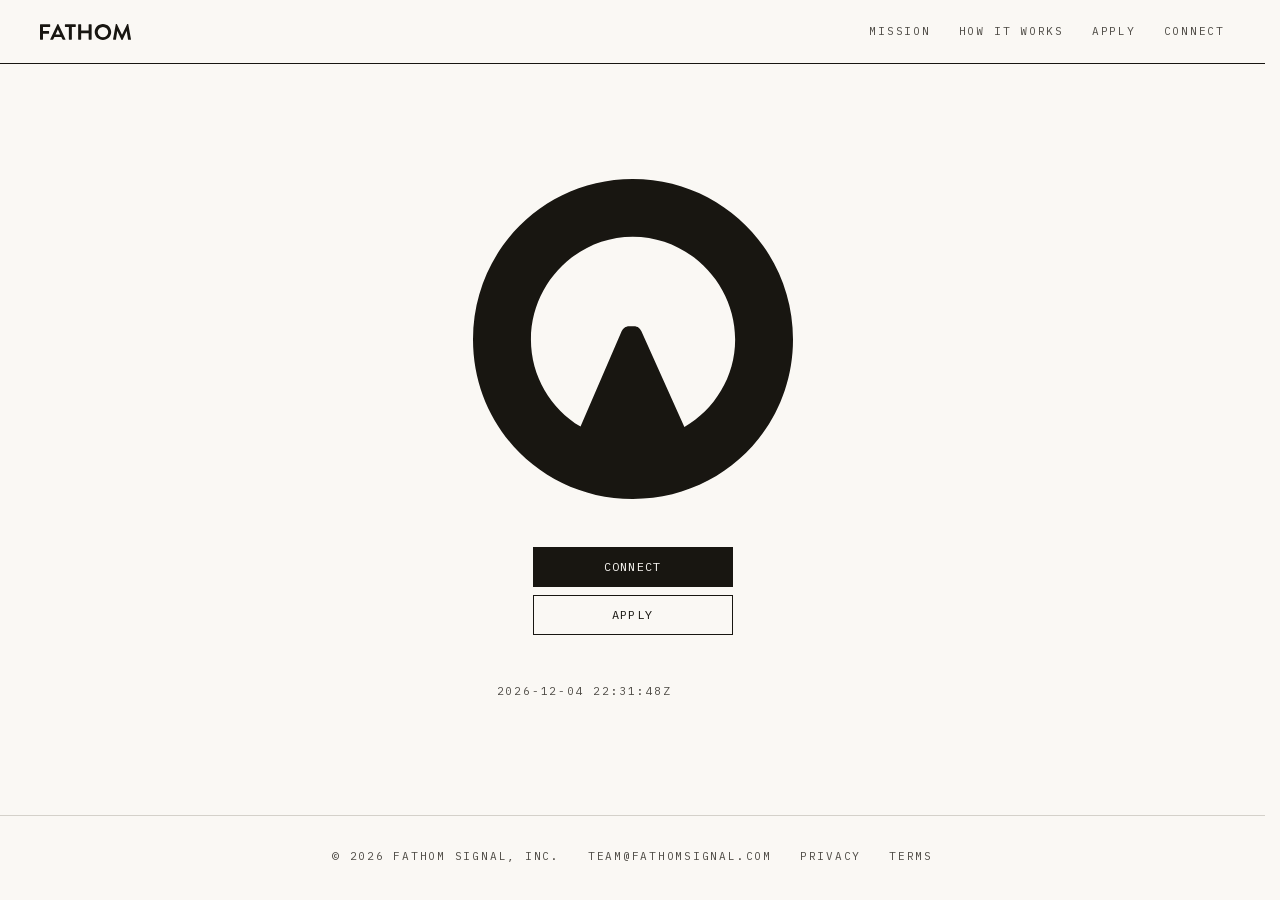
<file: index.html>
<!DOCTYPE html>
<html lang="en">
<head>
<meta charset="utf-8">
<style>html{background:#faf8f4}</style>
<script>
/* Connected (fs_connected=1, set by the app while signed in): before first paint, so the nav is drawn once. */
if (/(^|;\s*)fs_connected=1(;|$)/.test(document.cookie)) {
  document.documentElement.classList.add('fs-on');
  document.addEventListener('DOMContentLoaded', function () {
    var home = document.querySelector('.site-bar .home');
    if (home) { home.href = 'https://canvas.fathomsignal.com/teams'; home.setAttribute('aria-label', 'Your teams'); }
  });
}
/* Back can bring a page from the browser's memory as it was drawn (iOS Safari, after Connect), so the marker is read again then. */
addEventListener('pageshow', function (e) {
  if (e.persisted && /(^|;\s*)fs_connected=1(;|$)/.test(document.cookie) !== document.documentElement.classList.contains('fs-on')) location.reload();
});
</script>
<meta name="viewport" content="width=device-width, initial-scale=1">
<title>Fathom</title>
<meta name="description" content="Fathom exists to increase the truth shared in love.">
<link rel="canonical" href="https://www.fathomsignal.com/">
<meta property="og:title" content="Fathom">
<meta property="og:description" content="Fathom exists to increase the truth shared in love.">
<meta property="og:type" content="website">
<meta property="og:url" content="https://www.fathomsignal.com/">
<meta property="og:image" content="https://www.fathomsignal.com/og-image.png">
<meta property="og:image:width" content="1200">
<meta property="og:image:height" content="630">
<meta property="og:site_name" content="Fathom">
<meta name="twitter:card" content="summary_large_image">
<meta name="twitter:image" content="https://www.fathomsignal.com/og-image.png">
<link rel="icon" href="/favicon-v14.ico" sizes="16x16 32x32 48x48">
<link rel="icon" href="/icon-v14.svg" type="image/svg+xml">
<link rel="apple-touch-icon" href="/apple-touch-icon-v14.png">
<link rel="preload" href="/fonts/IBMPlexMono-400.woff2" as="font" type="font/woff2" crossorigin>
<link rel="stylesheet" href="/fonts/fonts.css">
<link rel="stylesheet" href="/site.css">
</head>
<body>
<div class="site">
<header class="site-bar">
<a class="home" href="/" aria-label="Fathom home"><svg class="plain" viewBox="0 0 91.1 16" fill="none" xmlns="http://www.w3.org/2000/svg" role="img" aria-label="Fathom"><path d="M9.76223 0.221329H0.436762C0.184935 0.221329 0 0.423571 0 0.644892V15.3551C0 15.5764 0.184935 15.7787 0.436762 15.7787H2.54581C2.77403 15.7787 2.98257 15.5803 2.98257 15.3551V9.73433H8.64081C8.86903 9.73433 9.07757 9.5359 9.07757 9.31076V7.49059C9.07757 7.26927 8.87296 7.06702 8.64081 7.06702H2.97864V2.88863H9.76223C10.0141 2.88863 10.199 2.69021 10.199 2.46507V0.644892C10.199 0.423571 10.0141 0.221329 9.76223 0.221329Z" fill="#181611"></path><path d="M18.3991 0.244217C18.3283 0.110661 18.2378 0 18.0095 0H17.7813C17.5767 0 17.4587 0.110661 17.3918 0.244217L10.2659 15.1987C10.1282 15.4887 10.3131 15.7749 10.6554 15.7749H12.6504C13.0163 15.7749 13.2248 15.5535 13.3153 15.3322L14.4368 12.932H21.2872L22.4086 15.3322C22.57 15.6451 22.7313 15.7749 23.0736 15.7749H25.0686C25.4109 15.7749 25.5958 15.4849 25.4581 15.1987L18.3991 0.244217ZM15.5582 10.467L17.8049 5.57882H17.8758L20.1658 10.467H15.5621H15.5582Z" fill="#181611"></path><path d="M35.3541 0.221329H25.3401C25.0883 0.221329 24.9033 0.419755 24.9033 0.644892V2.46507C24.9033 2.68639 25.0883 2.88863 25.3401 2.88863H28.846V15.3551C28.846 15.5764 29.0506 15.7787 29.2827 15.7787H31.4154C31.6436 15.7787 31.8522 15.5803 31.8522 15.3551V2.88863H35.3581C35.6099 2.88863 35.7948 2.69021 35.7948 2.46507V0.644892C35.7948 0.423571 35.6099 0.221329 35.3581 0.221329H35.3541Z" fill="#181611"></path><path d="M51.1877 0.221329H49.0787C48.8269 0.221329 48.6419 0.419755 48.6419 0.644892V6.5328H41.1737V0.644892C41.1737 0.423571 40.9888 0.221329 40.7369 0.221329H38.6043C38.3761 0.221329 38.1675 0.419755 38.1675 0.644892V15.3551C38.1675 15.5764 38.3721 15.7787 38.6043 15.7787H40.7369C40.9888 15.7787 41.1737 15.5803 41.1737 15.3551V9.223H48.6419V15.3551C48.6419 15.5764 48.8269 15.7787 49.0787 15.7787H51.1877C51.416 15.7787 51.6245 15.5803 51.6245 15.3551V0.644892C51.6245 0.423571 51.4199 0.221329 51.1877 0.221329Z" fill="#181611"></path><path fill-rule="evenodd" d="M62.941 0C58.3569 0 54.7133 3.5793 54.7133 8.02099C54.7133 12.4627 58.3569 16 62.941 16C67.525 16 71.1883 12.4665 71.1883 8.02099C71.1883 3.57548 67.525 0 62.941 0ZM57.7 8.02A5.257 5.131 0 1 0 68.214 8.02A5.257 5.131 0 1 0 57.7 8.02Z" fill="#181611"></path><path d="M90.9842 15.2674L88.281 0.331982C88.2574 0.152635 88.1197 0 87.8679 0H87.502C87.2973 0 87.1793 0.0877653 87.1124 0.221321L82.0719 10.7112H82.005L76.9606 0.221321C76.8937 0.0877653 76.756 0 76.5711 0H76.2052C75.9533 0 75.8156 0.156451 75.792 0.331982L73.0652 15.2635C73.018 15.5764 73.2029 15.7749 73.502 15.7749H75.5638C75.7684 15.7749 75.9533 15.5955 75.9769 15.4429L77.3069 7.02123H77.3738L81.4306 15.7558C81.5014 15.8893 81.6155 16 81.8201 16H82.2333C82.4379 16 82.5756 15.8893 82.6228 15.7558L86.6324 7.02123H86.6993L88.0528 15.4429C88.1 15.5993 88.281 15.7749 88.4896 15.7749H90.575C90.8741 15.7749 91.0551 15.5764 90.9882 15.2635L90.9842 15.2674Z" fill="#181611"></path></svg></a>
<nav class="site-nav" aria-label="Site"><a href="/mission.html">Mission</a><a href="/how-it-works.html">How it works</a><a class="c-out" href="https://canvas.fathomsignal.com/apply">Apply</a><a class="c-out" href="https://canvas.fathomsignal.com/connect">Connect</a><a class="c-in" href="https://canvas.fathomsignal.com/teams">Your teams</a><a class="c-in dc" href="https://canvas.fathomsignal.com/disconnect">Disconnect</a></nav>
</header>
<main class="site-main center" style="flex-direction: column; gap: 48px;">
<div id="mark" style="position: relative; width: min(38vmin, 320px); height: min(38vmin, 320px);" aria-hidden="true"><div id="pulse" style="position: absolute; left: 50%; top: 88%; width: 56px; height: 1px; margin-left: -28px; background: var(--marine); opacity: 0; pointer-events: none; z-index: 1;"></div><svg id="dial" style="position: relative; z-index: 2; width: 100%; height: 100%; display: block;" viewBox="10 10 82 82" fill="none" xmlns="http://www.w3.org/2000/svg" aria-hidden="true"><path d="M50.951 10C28.1352 10 10 28.3439 10 51.1076C10 73.8712 28.1352 92 50.951 92C73.7669 92 92 73.8908 92 51.1076C92 28.3244 73.7473 10 50.951 10ZM64.1705 73.5583L53.1249 48.9759C52.792 48.2914 52.3219 47.7243 51.1861 47.7243H50.0502C49.0318 47.7243 48.4442 48.2914 48.1113 48.9759L37.5553 73.441C29.9565 68.8648 24.845 60.5729 24.845 51.1076C24.845 36.7532 36.5957 24.8042 50.951 24.8042C65.3064 24.8042 77.1746 36.7532 77.1746 51.1076C77.1746 60.6511 71.926 69.0017 64.1705 73.5583Z" fill="#181611"></path></svg></div>
<div style="position: relative; z-index: 3; background: var(--paper); width: 200px; max-width: 100%; display: flex; flex-direction: column; gap: 8px;">
<a class="k p c-out" href="https://canvas.fathomsignal.com/connect" style="width: 100%; flex: none; height: 40px; font-size: 12px;">Connect</a>
<a class="k p c-in" href="https://canvas.fathomsignal.com/teams" style="width: 100%; flex: none; height: 40px; font-size: 12px;">Your teams</a>
<a class="k c-out" href="https://canvas.fathomsignal.com/apply" style="width: 100%; height: 40px; font-size: 12px;">Apply</a>
</div>
<p style="position: relative; z-index: 3; background: var(--paper); margin: 0; font: 400 11px/1.5 var(--mono); letter-spacing: .16em; text-transform: uppercase; color: var(--ink-3); font-variant-numeric: tabular-nums;"><span id="clock" style="display: inline-block; width: calc(20ch + 3.2em); text-align: left;">&nbsp;</span><span style="display: inline-block; width: calc(11ch + 1.76em); text-align: left; white-space: pre; opacity: 0; transition: opacity 900ms ease;" id="readout" aria-hidden="true"> · <span id="readval">BRG 000°</span></span></p>
</main>
<footer id="foot" class="site-foot"><span>© 2026 Fathom Signal, Inc.</span><a href="mailto:team@fathomsignal.com">team@fathomsignal.com</a><a href="/privacy.html">Privacy</a><a href="/terms.html">Terms</a></footer>
</div>
<script>
/* Home: the instrument cycle (Fathom Brand 3.0, Home exception, 2026-10-29).
   Sweep: one turn every 14 s (one turn the first time, then three), readout BRG 000-359.
   Silence 2.2 s. Sounding 7 s: a marine line drops to the footer rule and rises; DPT fades in when it reaches depth.
   Silence 2.2 s, then again. Under reduced motion the mark holds still and the readout shows BRG 000°. */
(function () {
  var mark = document.getElementById('mark'), foot = document.getElementById('foot');
  var dial = document.getElementById('dial'), pulse = document.getElementById('pulse');
  var clock = document.getElementById('clock'), readout = document.getElementById('readout'), readval = document.getElementById('readval');
  function p2(n) { return n < 10 ? '0' + n : '' + n; }
  function utc() { var d = new Date(); return d.getUTCFullYear() + '-' + p2(d.getUTCMonth() + 1) + '-' + p2(d.getUTCDate()) + ' ' + p2(d.getUTCHours()) + ':' + p2(d.getUTCMinutes()) + ':' + p2(d.getUTCSeconds()) + 'Z'; }
  function tick() { clock.textContent = utc(); }
  tick(); setInterval(tick, 1000);
  function show(text, on) { if (text !== null) readval.textContent = text; readout.style.opacity = on ? '1' : '0'; }
  if (window.matchMedia && matchMedia('(prefers-reduced-motion: reduce)').matches) { show('BRG 000°', true); return; }
  var travel = 140;
  function measure() {
    var a = mark.getBoundingClientRect(), b = foot.getBoundingClientRect();
    var t = Math.round(b.top - (a.top + a.height * 0.88)); travel = t > 0 ? t : 0;
  }
  window.addEventListener('resize', measure); setTimeout(measure, 300);
  function ease(x) { return x < 0.5 ? 2 * x * x : 1 - Math.pow(-2 * x + 2, 2) / 2; }
  function pulseAt(p) {
    var k;
    if (p < 0.08) { k = ease(p / 0.08); return [0, 1, 0.7 * k]; }
    if (p < 0.5) { k = ease((p - 0.08) / 0.42); return [travel * k, 1 + 0.3 * k, 0.7 - 0.2 * k]; }
    if (p < 0.92) { k = ease((p - 0.5) / 0.42); return [travel * (1 - k), 1.3 + 0.65 * k, 0.5 - 0.36 * k]; }
    k = (p - 0.92) / 0.08; return [0, 1.95 + 0.05 * k, 0.14 * (1 - k)];
  }
  var phase = 'silent', start = 0, lastBrg = 0, depthShown = false, cycle = 0;
  function setPulse(y, x, o) { pulse.style.transform = 'translateY(' + y.toFixed(1) + 'px) scaleX(' + x.toFixed(3) + ')'; pulse.style.opacity = o.toFixed(3); }
  function enter(ph) {
    phase = ph; start = Date.now(); lastBrg = 0; depthShown = false;
    dial.style.transform = 'rotate(0deg)'; setPulse(0, 1, 0);
    if (ph === 'sweep') show('BRG 000°', true); else show(null, false);
  }
  function frame() {
    var now = Date.now();
    if (phase === 'sweep') {
      var ang = ((now - start) / 14000) * 360 % 360;
      dial.style.transform = 'rotate(' + ang.toFixed(2) + 'deg)';
      if (now - lastBrg >= 200) { lastBrg = now; readval.textContent = 'BRG ' + ('00' + (Math.floor(ang) % 360)).slice(-3) + '°'; }
    } else if (phase === 'sound') {
      var p = Math.min((now - start) / 6000, 1), v = pulseAt(p);
      setPulse(v[0], v[1], v[2]);
      if (p >= 0.5 && !depthShown) { depthShown = true; show('DPT 142M', true); }
    }
    requestAnimationFrame(frame);
  }
  function runCycle() {
    var sweep = cycle === 0 ? 14000 : 42000; cycle++;
    enter('sweep');
    setTimeout(function () {
      enter('silent');
      setTimeout(function () {
        measure(); enter('sound');
        setTimeout(function () { enter('silent'); setTimeout(runCycle, 2200); }, 7000);
      }, 2200);
    }, sweep);
  }
  requestAnimationFrame(frame);
  setTimeout(runCycle, 2000);
})();
</script>
</body>
</html>
</file>
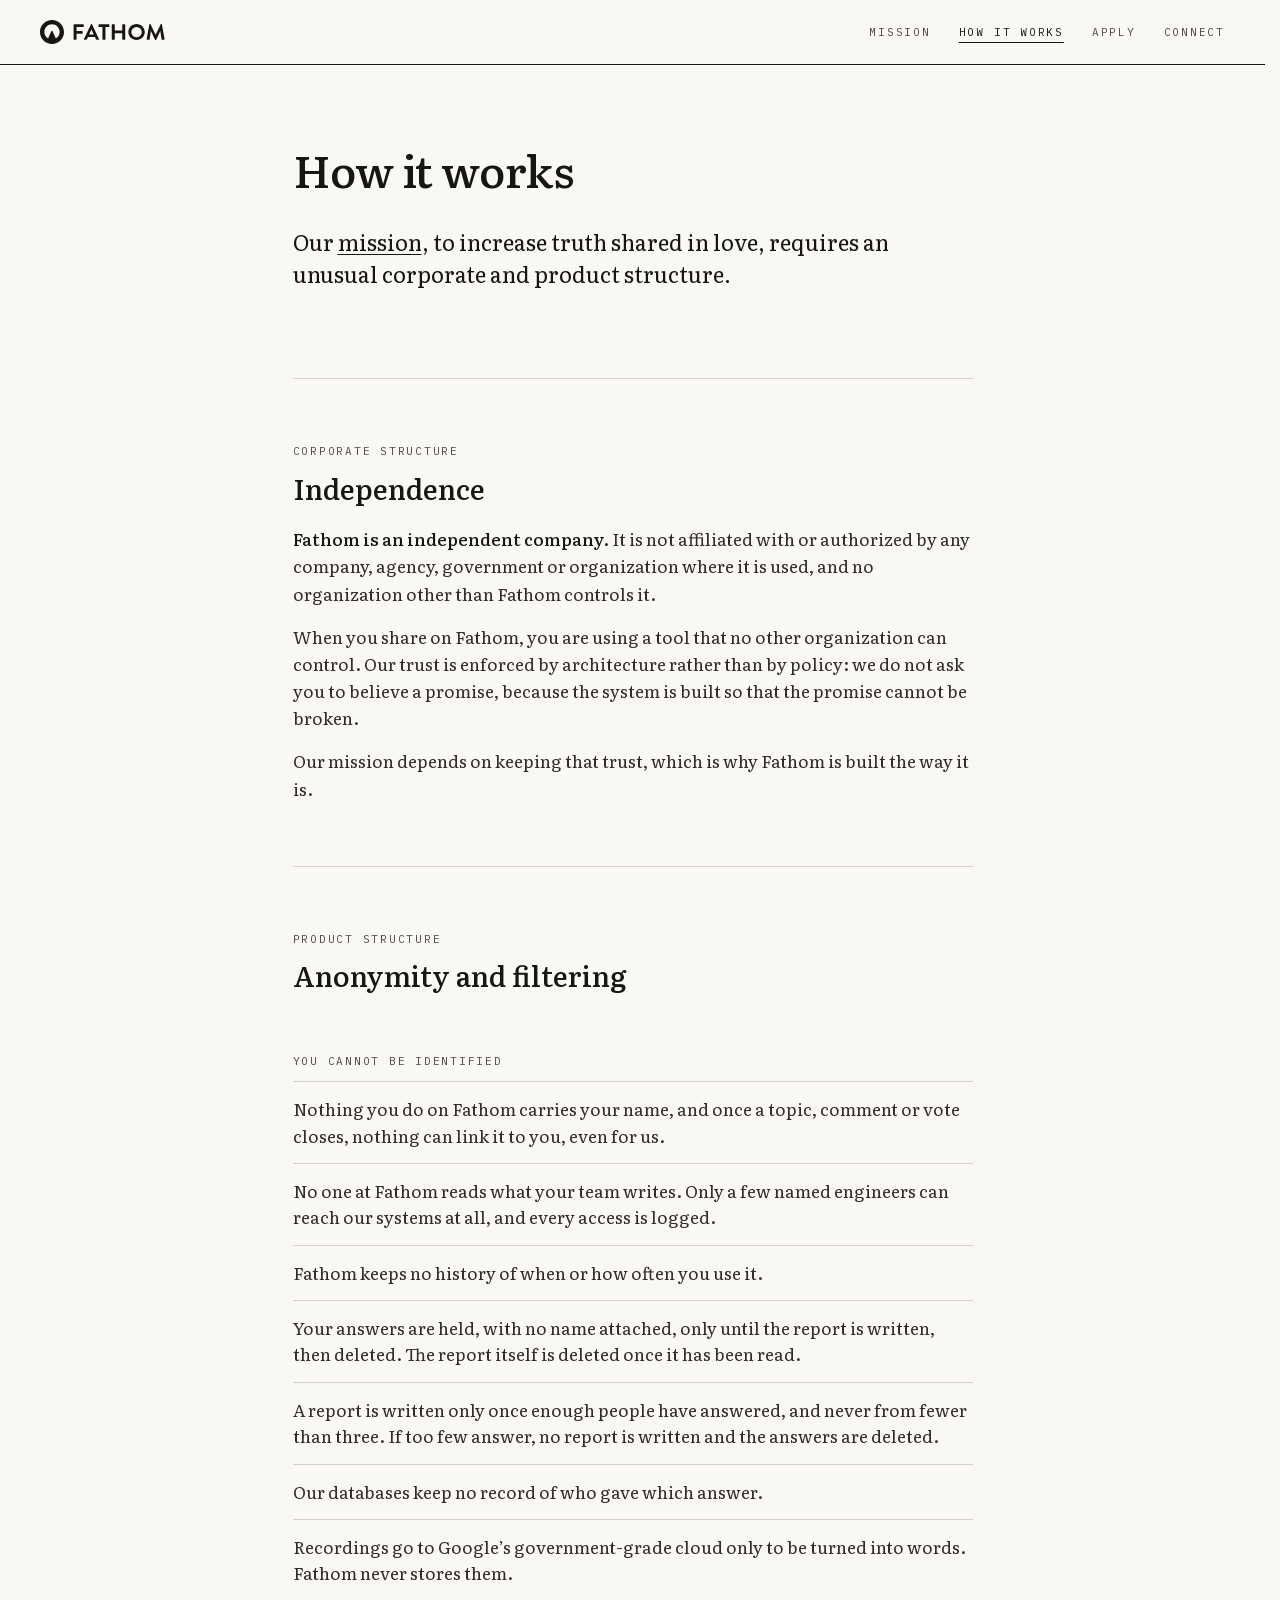
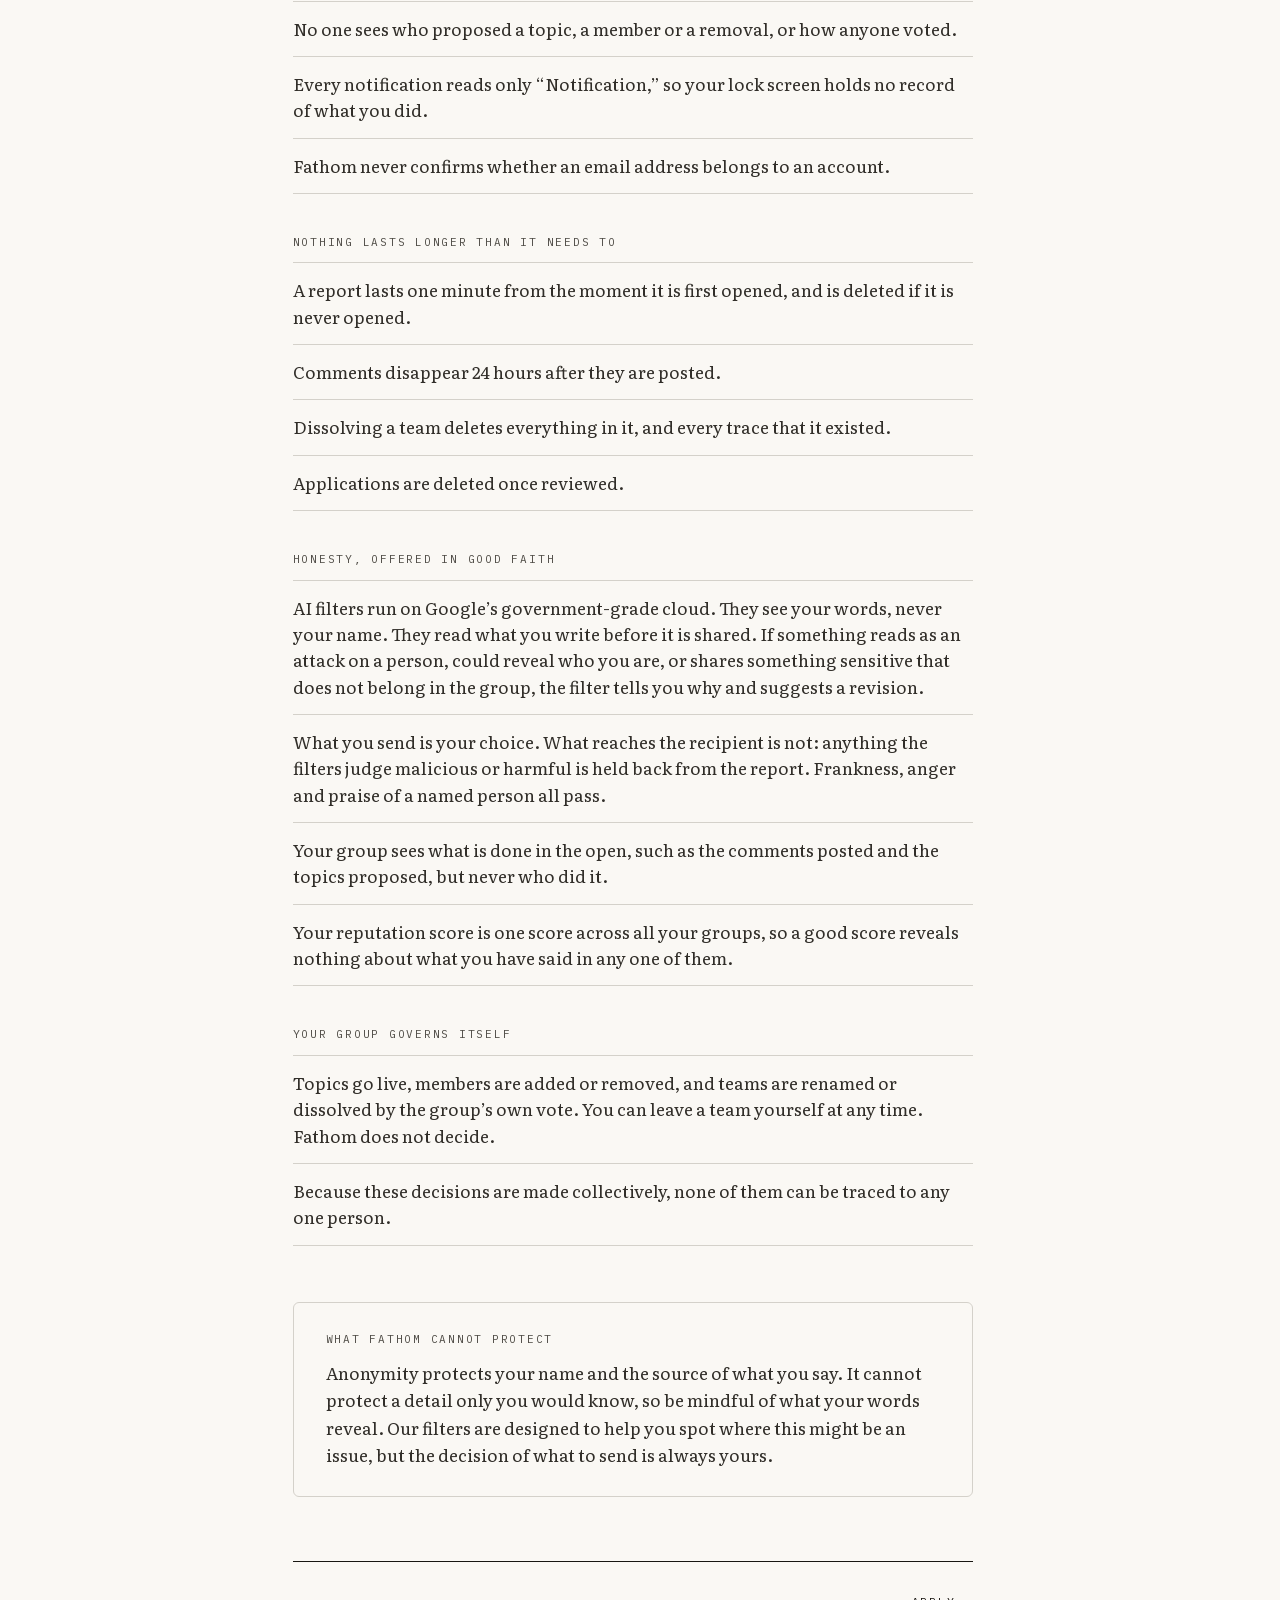
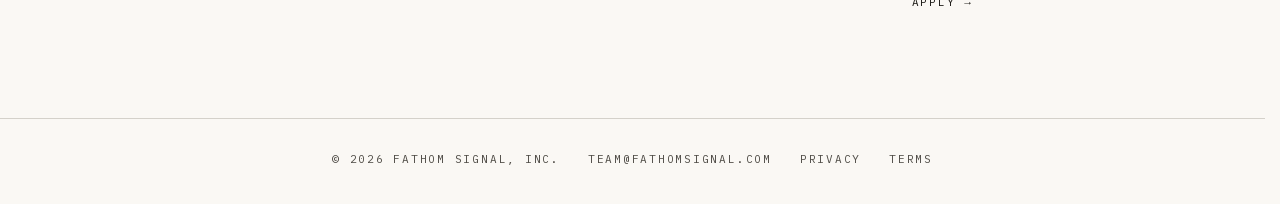
<file: how-it-works.html>
<!DOCTYPE html>
<html lang="en">
<head>
<meta charset="utf-8">
<style>html{background:#faf8f4}</style>
<script>
/* Connected (fs_connected=1, set by the app while signed in): before first paint, so the nav is drawn once. */
if (/(^|;\s*)fs_connected=1(;|$)/.test(document.cookie)) {
  document.documentElement.classList.add('fs-on');
  document.addEventListener('DOMContentLoaded', function () {
    var home = document.querySelector('.site-bar .home');
    if (home) { home.href = 'https://canvas.fathomsignal.com/teams'; home.setAttribute('aria-label', 'Your teams'); }
  });
}
/* Back can bring a page from the browser's memory as it was drawn (iOS Safari, after Connect), so the marker is read again then. */
addEventListener('pageshow', function (e) {
  if (e.persisted && /(^|;\s*)fs_connected=1(;|$)/.test(document.cookie) !== document.documentElement.classList.contains('fs-on')) location.reload();
});
</script>
<meta name="viewport" content="width=device-width, initial-scale=1">
<title>How it works · Fathom</title>
<meta name="description" content="How Fathom keeps what you say anonymous, filtered and brief.">
<link rel="canonical" href="https://www.fathomsignal.com/how-it-works.html">
<meta property="og:title" content="How it works · Fathom">
<meta property="og:description" content="How Fathom keeps what you say anonymous, filtered and brief.">
<meta property="og:type" content="website">
<meta property="og:url" content="https://www.fathomsignal.com/how-it-works.html">
<meta property="og:image" content="https://www.fathomsignal.com/og-image.png">
<meta property="og:image:width" content="1200">
<meta property="og:image:height" content="630">
<meta property="og:site_name" content="Fathom">
<meta name="twitter:card" content="summary_large_image">
<meta name="twitter:image" content="https://www.fathomsignal.com/og-image.png">
<link rel="icon" href="/favicon-v14.ico" sizes="16x16 32x32 48x48">
<link rel="icon" href="/icon-v14.svg" type="image/svg+xml">
<link rel="apple-touch-icon" href="/apple-touch-icon-v14.png">
<link rel="preload" href="/fonts/Literata-roman.woff2" as="font" type="font/woff2" crossorigin>
<link rel="preload" href="/fonts/IBMPlexMono-400.woff2" as="font" type="font/woff2" crossorigin>
<link rel="stylesheet" href="/fonts/fonts.css">
<link rel="stylesheet" href="/site.css">
</head>
<body>
<div class="site">
<header class="site-bar">
<a class="home" href="/" aria-label="Fathom home"><svg class="lockup" viewBox="0 0 124.6 24" fill="none" xmlns="http://www.w3.org/2000/svg" role="img" aria-label="Fathom"><g class="turn"><g transform="translate(-2.9268 -2.9268) scale(0.292683)"><path d="M50.951 10C28.1352 10 10 28.3439 10 51.1076C10 73.8712 28.1352 92 50.951 92C73.7669 92 92 73.8908 92 51.1076C92 28.3244 73.7473 10 50.951 10ZM64.1705 73.5583L53.1249 48.9759C52.792 48.2914 52.3219 47.7243 51.1861 47.7243H50.0502C49.0318 47.7243 48.4442 48.2914 48.1113 48.9759L37.5553 73.441C29.9565 68.8648 24.845 60.5729 24.845 51.1076C24.845 36.7532 36.5957 24.8042 50.951 24.8042C65.3064 24.8042 77.1746 36.7532 77.1746 51.1076C77.1746 60.6511 71.926 69.0017 64.1705 73.5583Z" fill="#181611"></path></g></g><g transform="translate(33.6 4)"><path d="M9.76223 0.221329H0.436762C0.184935 0.221329 0 0.423571 0 0.644892V15.3551C0 15.5764 0.184935 15.7787 0.436762 15.7787H2.54581C2.77403 15.7787 2.98257 15.5803 2.98257 15.3551V9.73433H8.64081C8.86903 9.73433 9.07757 9.5359 9.07757 9.31076V7.49059C9.07757 7.26927 8.87296 7.06702 8.64081 7.06702H2.97864V2.88863H9.76223C10.0141 2.88863 10.199 2.69021 10.199 2.46507V0.644892C10.199 0.423571 10.0141 0.221329 9.76223 0.221329Z" fill="#181611"></path><path d="M18.3991 0.244217C18.3283 0.110661 18.2378 0 18.0095 0H17.7813C17.5767 0 17.4587 0.110661 17.3918 0.244217L10.2659 15.1987C10.1282 15.4887 10.3131 15.7749 10.6554 15.7749H12.6504C13.0163 15.7749 13.2248 15.5535 13.3153 15.3322L14.4368 12.932H21.2872L22.4086 15.3322C22.57 15.6451 22.7313 15.7749 23.0736 15.7749H25.0686C25.4109 15.7749 25.5958 15.4849 25.4581 15.1987L18.3991 0.244217ZM15.5582 10.467L17.8049 5.57882H17.8758L20.1658 10.467H15.5621H15.5582Z" fill="#181611"></path><path d="M35.3541 0.221329H25.3401C25.0883 0.221329 24.9033 0.419755 24.9033 0.644892V2.46507C24.9033 2.68639 25.0883 2.88863 25.3401 2.88863H28.846V15.3551C28.846 15.5764 29.0506 15.7787 29.2827 15.7787H31.4154C31.6436 15.7787 31.8522 15.5803 31.8522 15.3551V2.88863H35.3581C35.6099 2.88863 35.7948 2.69021 35.7948 2.46507V0.644892C35.7948 0.423571 35.6099 0.221329 35.3581 0.221329H35.3541Z" fill="#181611"></path><path d="M51.1877 0.221329H49.0787C48.8269 0.221329 48.6419 0.419755 48.6419 0.644892V6.5328H41.1737V0.644892C41.1737 0.423571 40.9888 0.221329 40.7369 0.221329H38.6043C38.3761 0.221329 38.1675 0.419755 38.1675 0.644892V15.3551C38.1675 15.5764 38.3721 15.7787 38.6043 15.7787H40.7369C40.9888 15.7787 41.1737 15.5803 41.1737 15.3551V9.223H48.6419V15.3551C48.6419 15.5764 48.8269 15.7787 49.0787 15.7787H51.1877C51.416 15.7787 51.6245 15.5803 51.6245 15.3551V0.644892C51.6245 0.423571 51.4199 0.221329 51.1877 0.221329Z" fill="#181611"></path><path fill-rule="evenodd" d="M62.941 0C58.3569 0 54.7133 3.5793 54.7133 8.02099C54.7133 12.4627 58.3569 16 62.941 16C67.525 16 71.1883 12.4665 71.1883 8.02099C71.1883 3.57548 67.525 0 62.941 0ZM57.7 8.02A5.257 5.131 0 1 0 68.214 8.02A5.257 5.131 0 1 0 57.7 8.02Z" fill="#181611"></path><path d="M90.9842 15.2674L88.281 0.331982C88.2574 0.152635 88.1197 0 87.8679 0H87.502C87.2973 0 87.1793 0.0877653 87.1124 0.221321L82.0719 10.7112H82.005L76.9606 0.221321C76.8937 0.0877653 76.756 0 76.5711 0H76.2052C75.9533 0 75.8156 0.156451 75.792 0.331982L73.0652 15.2635C73.018 15.5764 73.2029 15.7749 73.502 15.7749H75.5638C75.7684 15.7749 75.9533 15.5955 75.9769 15.4429L77.3069 7.02123H77.3738L81.4306 15.7558C81.5014 15.8893 81.6155 16 81.8201 16H82.2333C82.4379 16 82.5756 15.8893 82.6228 15.7558L86.6324 7.02123H86.6993L88.0528 15.4429C88.1 15.5993 88.281 15.7749 88.4896 15.7749H90.575C90.8741 15.7749 91.0551 15.5764 90.9882 15.2635L90.9842 15.2674Z" fill="#181611"></path></g></svg></a>
<nav class="site-nav" aria-label="Site"><a href="/mission.html">Mission</a><a class="on" aria-current="page" href="/how-it-works.html">How it works</a><a class="c-out" href="https://canvas.fathomsignal.com/apply">Apply</a><a class="c-out" href="https://canvas.fathomsignal.com/connect">Connect</a><a class="c-in" href="https://canvas.fathomsignal.com/teams">Your teams</a><a class="c-in dc" href="https://canvas.fathomsignal.com/disconnect">Disconnect</a></nav>
</header>
<main class="site-main">
<div class="col">
<h1 class="pt">How it works</h1>

<p class="lead">Our <a class="in" href="/mission.html">mission</a>, to increase truth shared in love, requires an unusual corporate and product structure.</p>

<div class="rl" aria-hidden="true"></div>

<p class="kicker">Corporate structure</p>
<h2 class="sh">Independence</h2>
<p class="b"><strong>Fathom is an independent company.</strong> It is not affiliated with or authorized by any company, agency, government or organization where it is used, and no organization other than Fathom controls it.</p>
<p class="b">When you share on Fathom, you are using a tool that no other organization can control. Our trust is enforced by architecture rather than by policy: we do not ask you to believe a promise, because the system is built so that the promise cannot be broken.</p>
<p class="b" style="margin: 0;">Our mission depends on keeping that trust, which is why Fathom is built the way it is.</p>

<div class="rl" aria-hidden="true"></div>

<p class="kicker">Product structure</p>
<h2 class="sh">Anonymity and filtering</h2>

<h3 class="ss">You cannot be identified</h3>
<ul class="pts">
<li>Nothing you do on Fathom carries your name, and once a topic, comment or vote closes, nothing can link it to you, even for us.</li>
<li>No one at Fathom reads what your team writes. Only a few named engineers can reach our systems at all, and every access is logged.</li>
<li>Fathom keeps no history of when or how often you use it.</li>
<li>Your answers are held, with no name attached, only until the report is written, then deleted. The report itself is deleted once it has been read.</li>
<li>A report is written only once enough people have answered, and never from fewer than three. If too few answer, no report is written and the answers are deleted.</li>
<li>Our databases keep no record of who gave which answer.</li>
<li>Recordings go to Google’s government-grade cloud only to be turned into words. Fathom never stores them.</li>
<li>No one sees who proposed a topic, a member or a removal, or how anyone voted.</li>
<li>Every notification reads only “Notification,” so your lock screen holds no record of what you did.</li>
<li>Fathom never confirms whether an email address belongs to an account.</li>
</ul>

<h3 class="ss">Nothing lasts longer than it needs to</h3>
<ul class="pts">
<li>A report lasts one minute from the moment it is first opened, and is deleted if it is never opened.</li>
<li>Comments disappear 24 hours after they are posted.</li>
<li>Dissolving a team deletes everything in it, and every trace that it existed.</li>
<li>Applications are deleted once reviewed.</li>
</ul>

<h3 class="ss">Honesty, offered in good faith</h3>
<ul class="pts">
<li>AI filters run on Google’s government-grade cloud. They see your words, never your name. They read what you write before it is shared. If something reads as an attack on a person, could reveal who you are, or shares something sensitive that does not belong in the group, the filter tells you why and suggests a revision.</li>
<li>What you send is your choice. What reaches the recipient is not: anything the filters judge malicious or harmful is held back from the report. Frankness, anger and praise of a named person all pass.</li>
<li>Your group sees what is done in the open, such as the comments posted and the topics proposed, but never who did it.</li>
<li>Your reputation score is one score across all your groups, so a good score reveals nothing about what you have said in any one of them.</li>
</ul>

<h3 class="ss">Your group governs itself</h3>
<ul class="pts">
<li>Topics go live, members are added or removed, and teams are renamed or dissolved by the group’s own vote. You can leave a team yourself at any time. Fathom does not decide.</li>
<li>Because these decisions are made collectively, none of them can be traced to any one person.</li>
</ul>

<div class="caveat">
<h3 class="ss">What Fathom cannot protect</h3>
<p class="b" style="margin: 0;">Anonymity protects your name and the source of what you say. It cannot protect a detail only you would know, so be mindful of what your words reveal. Our filters are designed to help you spot where this might be an issue, but the decision of what to send is always yours.</p>
</div>

<div class="next"><a href="https://canvas.fathomsignal.com/apply">Apply →</a></div>
</div>
</main>
<footer class="site-foot"><span>© 2026 Fathom Signal, Inc.</span><a href="mailto:team@fathomsignal.com">team@fathomsignal.com</a><a href="/privacy.html">Privacy</a><a href="/terms.html">Terms</a></footer>
</div>
</body>
</html>
</file>
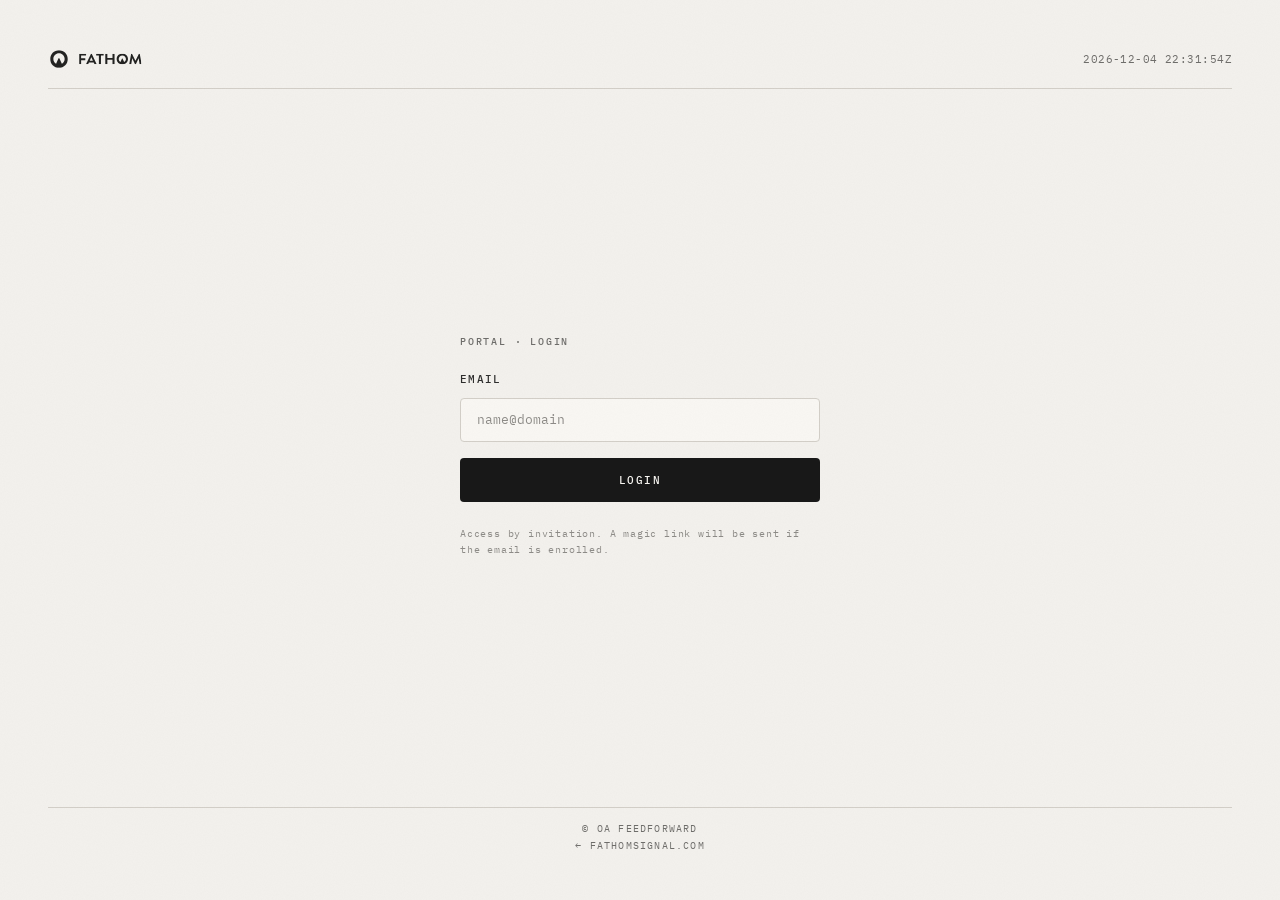
<file: login.html>
<!DOCTYPE html>
<html lang="en">
<head>
<meta charset="UTF-8">
<meta name="viewport" content="width=device-width, initial-scale=1.0">
<title>FATHOM &middot; Portal</title>
<meta name="description" content="Portal access.">
<meta name="robots" content="noindex">
<link rel="icon" type="image/svg+xml" href="data:image/svg+xml,%3Csvg xmlns='http://www.w3.org/2000/svg' viewBox='0 0 80 80'%3E%3Cpath fill='%23232322' d='M39.96 7.84C22.07 7.84 7.84 22.23 7.84 40.08c0 17.86 14.23 32.07 32.12 32.07s32.2-14.2 32.2-32.07c0-17.87-14.31-32.24-32.2-32.24zm10.37 49.85L41.67 38.41c-0.26-0.54-0.63-0.98-1.52-0.98h-0.89c-0.8 0-1.26 0.44-1.52 0.98L29.46 57.6c-5.96-3.59-9.97-10.09-9.97-17.52 0-11.26 9.22-20.63 20.48-20.63s20.57 9.37 20.57 20.63c0 7.48-4.12 14.03-10.2 17.61z'/%3E%3C/svg%3E">
<link rel="preconnect" href="https://fonts.googleapis.com">
<link rel="preconnect" href="https://fonts.gstatic.com" crossorigin>
<link href="https://fonts.googleapis.com/css2?family=IBM+Plex+Mono:wght@400;500&display=swap" rel="stylesheet">
<style>
  :root {
    --ink-900: #181818;
    --ink-800: #232322;
    --ink-700: #2E2E2D;
    --ink-600: #4A4A47;
    --ink-500: #6F6E6B;
    --ink-400: #8E8C88;
    --ink-300: #B5B2AC;
    --ink-200: #D4D0C9;
    --ink-100: #E8E5DF;
    --paper-100: #FFFFFE;
    --paper-200: #FAF8F4;
    --paper-300: #F4F2EE;
    --paper-400: #ECE8E1;
    --marine-500: #2C5F7C;
    --marine-400: #3D7593;

    --font-mono: 'IBM Plex Mono', ui-monospace, monospace;

    --space-3: 12px;
    --space-4: 16px;
    --space-5: 24px;
    --space-6: 32px;
    --space-7: 48px;
  }

  * { box-sizing: border-box; margin: 0; padding: 0; }

  html, body {
    background: var(--paper-300);
    color: var(--ink-900);
    font-family: var(--font-mono);
    -webkit-font-smoothing: antialiased;
    -moz-osx-font-smoothing: grayscale;
  }

  body {
    display: grid;
    grid-template-rows: auto 1fr auto;
    min-height: 100vh;
    min-height: 100dvh;
    padding: var(--space-7);
  }

  @keyframes draw-in {
    from { transform: scaleX(0); }
    to { transform: scaleX(1); }
  }

  @keyframes fade-in {
    from { opacity: 0; transform: translateY(4px); }
    to { opacity: 1; transform: translateY(0); }
  }

  /* ===================== NOISE OVERLAY ===================== */
  .noise {
    position: fixed;
    inset: 0;
    pointer-events: none;
    z-index: 100;
    opacity: 0.028;
    mix-blend-mode: multiply;
    background-image: url("data:image/svg+xml;utf8,<svg xmlns='http://www.w3.org/2000/svg' width='200' height='200'><filter id='n'><feTurbulence type='fractalNoise' baseFrequency='0.9' numOctaves='2' stitchTiles='stitch'/><feColorMatrix values='0 0 0 0 0  0 0 0 0 0  0 0 0 0 0  0 0 0 0.6 0'/></filter><rect width='100%25' height='100%25' filter='url(%23n)'/></svg>");
    background-size: 200px 200px;
  }

  /* ===================== HEADER ===================== */
  .header {
    display: flex;
    justify-content: space-between;
    align-items: center;
    opacity: 0;
    animation: fade-in 800ms ease-out 200ms forwards;
  }

  .wordmark {
    height: 22px;
    width: auto;
    display: block;
  }

  .wordmark a {
    display: block;
    line-height: 0;
  }

  .timestamp {
    font-family: var(--font-mono);
    font-size: 11px;
    font-weight: 400;
    letter-spacing: 0.04em;
    color: var(--ink-500);
    font-variant-numeric: tabular-nums;
  }

  /* ===================== CENTER ===================== */
  .center {
    display: grid;
    place-items: center;
    position: relative;
  }

  .panel {
    width: min(360px, 88vw);
    opacity: 0;
    animation: fade-in 1000ms cubic-bezier(0.16, 1, 0.3, 1) 600ms forwards;
  }

  .panel-eyebrow {
    font-family: var(--font-mono);
    font-size: 10px;
    font-weight: 500;
    letter-spacing: 0.18em;
    text-transform: uppercase;
    color: var(--ink-500);
    margin-bottom: var(--space-5);
  }

  .panel-label {
    font-family: var(--font-mono);
    font-size: 11px;
    font-weight: 500;
    letter-spacing: 0.12em;
    text-transform: uppercase;
    color: var(--ink-700);
    margin-bottom: var(--space-3);
    display: block;
  }

  .panel-input {
    width: 100%;
    height: 44px;
    background: var(--paper-200);
    border: 1px solid var(--ink-200);
    border-radius: 4px;
    padding: 0 var(--space-4);
    font-family: var(--font-mono);
    font-size: 13px;
    color: var(--ink-900);
    outline: none;
    transition: border-color 180ms ease;
  }

  .panel-input::placeholder {
    color: var(--ink-400);
  }

  .panel-input:focus {
    border-color: var(--marine-500);
  }

  .panel-button {
    margin-top: var(--space-4);
    width: 100%;
    height: 44px;
    background: var(--ink-900);
    color: var(--paper-200);
    border: none;
    border-radius: 4px;
    font-family: var(--font-mono);
    font-size: 11px;
    font-weight: 500;
    letter-spacing: 0.14em;
    text-transform: uppercase;
    cursor: pointer;
    transition: background 180ms ease;
  }

  .panel-button:hover {
    background: var(--marine-500);
  }

  .panel-button:active {
    background: var(--marine-400);
  }

  .panel-meta {
    margin-top: var(--space-5);
    font-family: var(--font-mono);
    font-size: 10px;
    font-weight: 400;
    letter-spacing: 0.08em;
    color: var(--ink-400);
    line-height: 1.6;
  }

  /* Receipt: shown after form submission */
  .receipt {
    display: none;
  }

  .panel.submitted .form { display: none; }
  .panel.submitted .receipt { display: block; }

  .receipt-line {
    font-family: var(--font-mono);
    font-size: 11px;
    font-weight: 500;
    letter-spacing: 0.12em;
    text-transform: uppercase;
    color: var(--ink-700);
    margin-bottom: var(--space-3);
  }

  .receipt-id {
    font-family: var(--font-mono);
    font-size: 10px;
    color: var(--ink-500);
    letter-spacing: 0.06em;
    font-variant-numeric: tabular-nums;
  }

  /* ===================== FOOTER ===================== */
  .footer {
    display: flex;
    flex-direction: column;
    justify-content: center;
    align-items: center;
    gap: 4px;
    opacity: 0;
    animation: fade-in 800ms ease-out 1200ms forwards;
  }

  .footer-text {
    font-family: var(--font-mono);
    font-size: 10px;
    font-weight: 400;
    letter-spacing: 0.12em;
    text-transform: uppercase;
    color: var(--ink-500);
  }

  .footer-text a {
    color: var(--ink-500);
    text-decoration: none;
    transition: color 200ms ease;
  }

  .footer-text a:hover {
    color: var(--ink-900);
  }

  /* ===================== HAIRLINES ===================== */
  .hairline {
    position: absolute;
    background: var(--ink-200);
    transform-origin: left center;
    animation: draw-in 900ms cubic-bezier(0.65, 0, 0.35, 1) 400ms forwards;
    transform: scaleX(0);
  }

  .hairline-top {
    top: calc(var(--space-7) + 40px);
    left: var(--space-7);
    right: var(--space-7);
    height: 1px;
  }

  .hairline-bottom {
    bottom: calc(var(--space-7) + 44px);
    left: var(--space-7);
    right: var(--space-7);
    height: 1px;
    animation-delay: 700ms;
  }

  @media (max-width: 640px) {
    body { padding: var(--space-5); }
    .hairline-top {
      top: calc(var(--space-5) + 36px);
      left: var(--space-5);
      right: var(--space-5);
    }
    .hairline-bottom {
      bottom: calc(var(--space-5) + 40px);
      left: var(--space-5);
      right: var(--space-5);
    }
    .footer-text { font-size: 9px; }
    .timestamp { font-size: 10px; }
    .wordmark { height: 18px; }
  }

  @media (prefers-reduced-motion: reduce) {
    .header, .footer, .panel, .hairline {
      animation: none !important;
      opacity: 1 !important;
      transform: none !important;
    }
  }
</style>
</head>
<body>

  <div class="noise" aria-hidden="true"></div>

  <div class="hairline hairline-top"></div>
  <div class="hairline hairline-bottom"></div>

  <header class="header">
    <a href="/" class="wordmark" aria-label="FATHOM home">
      <svg viewBox="0 0 145 34" fill="none" xmlns="http://www.w3.org/2000/svg" style="height: 22px; width: auto; display: block;">
        <g clip-path="url(#wm-clip0)">
          <mask id="wm-mask0" style="mask-type:luminance" maskUnits="userSpaceOnUse" x="3" y="3" width="28" height="28">
            <path d="M30.6667 3.33325H3.33333V30.6666H30.6667V3.33325Z" fill="white"/>
          </mask>
          <g mask="url(#wm-mask0)">
            <path d="M16.9837 3.33325C9.3784 3.33325 3.33333 9.44789 3.33333 17.0358C3.33333 24.6237 9.3784 30.6666 16.9837 30.6666C24.589 30.6666 30.6667 24.6302 30.6667 17.0358C30.6667 9.44139 24.5824 3.33325 16.9837 3.33325ZM21.3902 24.5194L17.7083 16.3252C17.5973 16.0971 17.4406 15.908 17.062 15.908H16.6834C16.3439 15.908 16.1481 16.0971 16.0371 16.3252L12.5184 24.4803C9.9855 22.9549 8.28166 20.1909 8.28166 17.0358C8.28166 12.251 12.1986 8.26799 16.9837 8.26799C21.7688 8.26799 25.7249 12.251 25.7249 17.0358C25.7249 20.217 23.9753 23.0005 21.3902 24.5194Z" fill="#232322"/>
          </g>
        </g>
        <g clip-path="url(#wm-clip1)">
          <g clip-path="url(#wm-clip2)">
            <mask id="wm-mask1" style="mask-type:luminance" maskUnits="userSpaceOnUse" x="48" y="8" width="97" height="18">
              <path d="M144.689 8.5H48.0013V25.5H144.689V8.5Z" fill="white"/>
            </mask>
            <g mask="url(#wm-mask1)">
              <path d="M58.3736 8.73511H48.4653C48.1977 8.73511 48.0013 8.94999 48.0013 9.18514V24.8147C48.0013 25.0499 48.1977 25.2648 48.4653 25.2648H50.7062C50.9487 25.2648 51.1702 25.054 51.1702 24.8147V18.8427H57.1821C57.4246 18.8427 57.6462 18.6318 57.6462 18.3926V16.4587C57.6462 16.2235 57.4288 16.0087 57.1821 16.0087H51.1661V11.5691H58.3736C58.6412 11.5691 58.8377 11.3583 58.8377 11.1191V9.18514C58.8377 8.94999 58.6412 8.73511 58.3736 8.73511Z" fill="#232322"/>
              <path d="M67.5503 8.75948C67.4751 8.61758 67.3789 8.5 67.1363 8.5H66.8939C66.6765 8.5 66.5511 8.61758 66.48 8.75948L58.9088 24.6486C58.7625 24.9567 58.9589 25.2608 59.3226 25.2608H61.4423C61.8311 25.2608 62.0526 25.0256 62.1488 24.7905L63.3403 22.2403H70.6189L71.8104 24.7905C71.9819 25.1229 72.1533 25.2608 72.5169 25.2608H74.6366C75.0003 25.2608 75.1968 24.9527 75.0505 24.6486L67.5503 8.75948ZM64.5318 19.6212L66.919 14.4275H66.9943L69.4274 19.6212H64.536H64.5318Z" fill="#232322"/>
              <path d="M85.565 8.73511H74.9251C74.6576 8.73511 74.461 8.94594 74.461 9.18514V11.1191C74.461 11.3542 74.6576 11.5691 74.9251 11.5691H78.6501V24.8147C78.6501 25.0499 78.8675 25.2648 79.1141 25.2648H81.3801C81.6226 25.2648 81.8442 25.054 81.8442 24.8147V11.5691H85.5692C85.8368 11.5691 86.0332 11.3583 86.0332 11.1191V9.18514C86.0332 8.94999 85.8368 8.73511 85.5692 8.73511H85.565Z" fill="#232322"/>
              <path d="M102.388 8.73511H100.147C99.8798 8.73511 99.6833 8.94594 99.6833 9.18514V15.441H91.7483V9.18514C91.7483 8.94999 91.5519 8.73511 91.2842 8.73511H89.0183C88.7759 8.73511 88.5542 8.94594 88.5542 9.18514V24.8147C88.5542 25.0499 88.7716 25.2648 89.0183 25.2648H91.2842C91.5519 25.2648 91.7483 25.054 91.7483 24.8147V18.2994H99.6833V24.8147C99.6833 25.0499 99.8798 25.2648 100.147 25.2648H102.388C102.631 25.2648 102.852 25.054 102.852 24.8147V9.18514C102.852 8.94999 102.635 8.73511 102.388 8.73511Z" fill="#232322"/>
              <path d="M114.876 8.5C110.005 8.5 106.134 12.303 106.134 17.0223C106.134 21.7416 110.005 25.5 114.876 25.5C119.747 25.5 123.639 21.7457 123.639 17.0223C123.639 12.2989 119.747 8.5 114.876 8.5ZM117.702 21.6767L115.344 16.5804C115.273 16.4385 115.173 16.3209 114.93 16.3209H114.688C114.471 16.3209 114.345 16.4385 114.274 16.5804L112.021 21.6524C110.398 20.7037 109.307 18.9846 109.307 17.0223C109.307 14.0464 111.816 11.5692 114.88 11.5692C117.945 11.5692 120.478 14.0464 120.478 17.0223C120.478 19.0008 119.358 20.732 117.702 21.6767Z" fill="#232322"/>
              <path d="M144.672 24.7216L141.8 8.85273C141.775 8.66217 141.628 8.5 141.361 8.5H140.972C140.755 8.5 140.629 8.59325 140.558 8.73515L135.203 19.8806H135.132L129.772 8.73515C129.701 8.59325 129.554 8.5 129.358 8.5H128.969C128.702 8.5 128.555 8.66623 128.53 8.85273L125.633 24.7175C125.583 25.0499 125.779 25.2608 126.097 25.2608H128.288C128.505 25.2608 128.702 25.0702 128.727 24.9081L130.14 15.9601H130.211L134.521 25.2405C134.596 25.3824 134.718 25.5 134.935 25.5H135.374C135.592 25.5 135.738 25.3824 135.788 25.2405L140.048 15.9601H140.119L141.557 24.9081C141.608 25.0743 141.8 25.2608 142.021 25.2608H144.237C144.555 25.2608 144.747 25.0499 144.676 24.7175L144.672 24.7216Z" fill="#232322"/>
            </g>
          </g>
        </g>
        <defs>
          <clipPath id="wm-clip0"><rect width="34" height="34" fill="white"/></clipPath>
          <clipPath id="wm-clip1"><rect width="96.69" height="17" fill="white" transform="translate(48 8.5)"/></clipPath>
          <clipPath id="wm-clip2"><rect width="96.6875" height="17" fill="white" transform="translate(48.0013 8.5)"/></clipPath>
        </defs>
      </svg>
    </a>
    <time class="timestamp" id="utc-clock" datetime="">0000-00-00 00:00:00Z</time>
  </header>

  <main class="center">
    <div class="panel" id="panel">

      <div class="panel-eyebrow">PORTAL &middot; LOGIN</div>

      <form class="form" id="form" autocomplete="off" novalidate>
        <label for="email" class="panel-label">Email</label>
        <input
          type="email"
          id="email"
          class="panel-input"
          placeholder="name@domain"
          autocomplete="off"
          spellcheck="false"
          required
        />
        <button type="submit" class="panel-button">Login</button>
        <div class="panel-meta">
          Access by invitation. A magic link will be sent if the email is enrolled.
        </div>
      </form>

      <div class="receipt" id="receipt">
        <div class="receipt-line">Request received.</div>
        <div class="receipt-id" id="receipt-id">REQ &middot; 0000-00-00 00:00:00Z &middot; 00000000</div>
        <div class="panel-meta" style="margin-top: var(--space-5);">
          If the address is enrolled, a magic link will be delivered within 60 seconds. Check spam.
        </div>
      </div>

    </div>
  </main>

  <footer class="footer">
    <span class="footer-text">&copy; OA FEEDFORWARD</span>
    <span class="footer-text"><a href="/">&larr; FATHOMSIGNAL.COM</a></span>
  </footer>

<script>
  // Live UTC timestamp
  (function () {
    var el = document.getElementById('utc-clock');
    if (!el) return;
    function pad(n) { return n < 10 ? '0' + n : '' + n; }
    function tick() {
      var d = new Date();
      var s =
        d.getUTCFullYear() + '-' +
        pad(d.getUTCMonth() + 1) + '-' +
        pad(d.getUTCDate()) + ' ' +
        pad(d.getUTCHours()) + ':' +
        pad(d.getUTCMinutes()) + ':' +
        pad(d.getUTCSeconds()) + 'Z';
      el.textContent = s;
      el.setAttribute('datetime', d.toISOString());
    }
    tick();
    setInterval(tick, 1000);
  })();

  // Form handling: no backend, no auth. Whatever the user enters, the page
  // returns a generic "request received" acknowledgement. No success state,
  // no error state, no escape route. The right people will know what to do.
  (function () {
    var form = document.getElementById('form');
    var panel = document.getElementById('panel');
    var receiptId = document.getElementById('receipt-id');
    if (!form || !panel || !receiptId) return;

    function pad(n) { return n < 10 ? '0' + n : '' + n; }
    function shortId() {
      // Hex-like opaque identifier, 8 chars
      var chars = 'abcdef0123456789';
      var out = '';
      for (var i = 0; i < 8; i++) {
        out += chars[Math.floor(Math.random() * chars.length)];
      }
      return out;
    }

    form.addEventListener('submit', function (e) {
      e.preventDefault();
      var d = new Date();
      var ts =
        d.getUTCFullYear() + '-' +
        pad(d.getUTCMonth() + 1) + '-' +
        pad(d.getUTCDate()) + ' ' +
        pad(d.getUTCHours()) + ':' +
        pad(d.getUTCMinutes()) + ':' +
        pad(d.getUTCSeconds()) + 'Z';
      receiptId.textContent = 'REQ \u00B7 ' + ts + ' \u00B7 ' + shortId();
      panel.classList.add('submitted');
    });
  })();
</script>

</body>
</html>
</file>
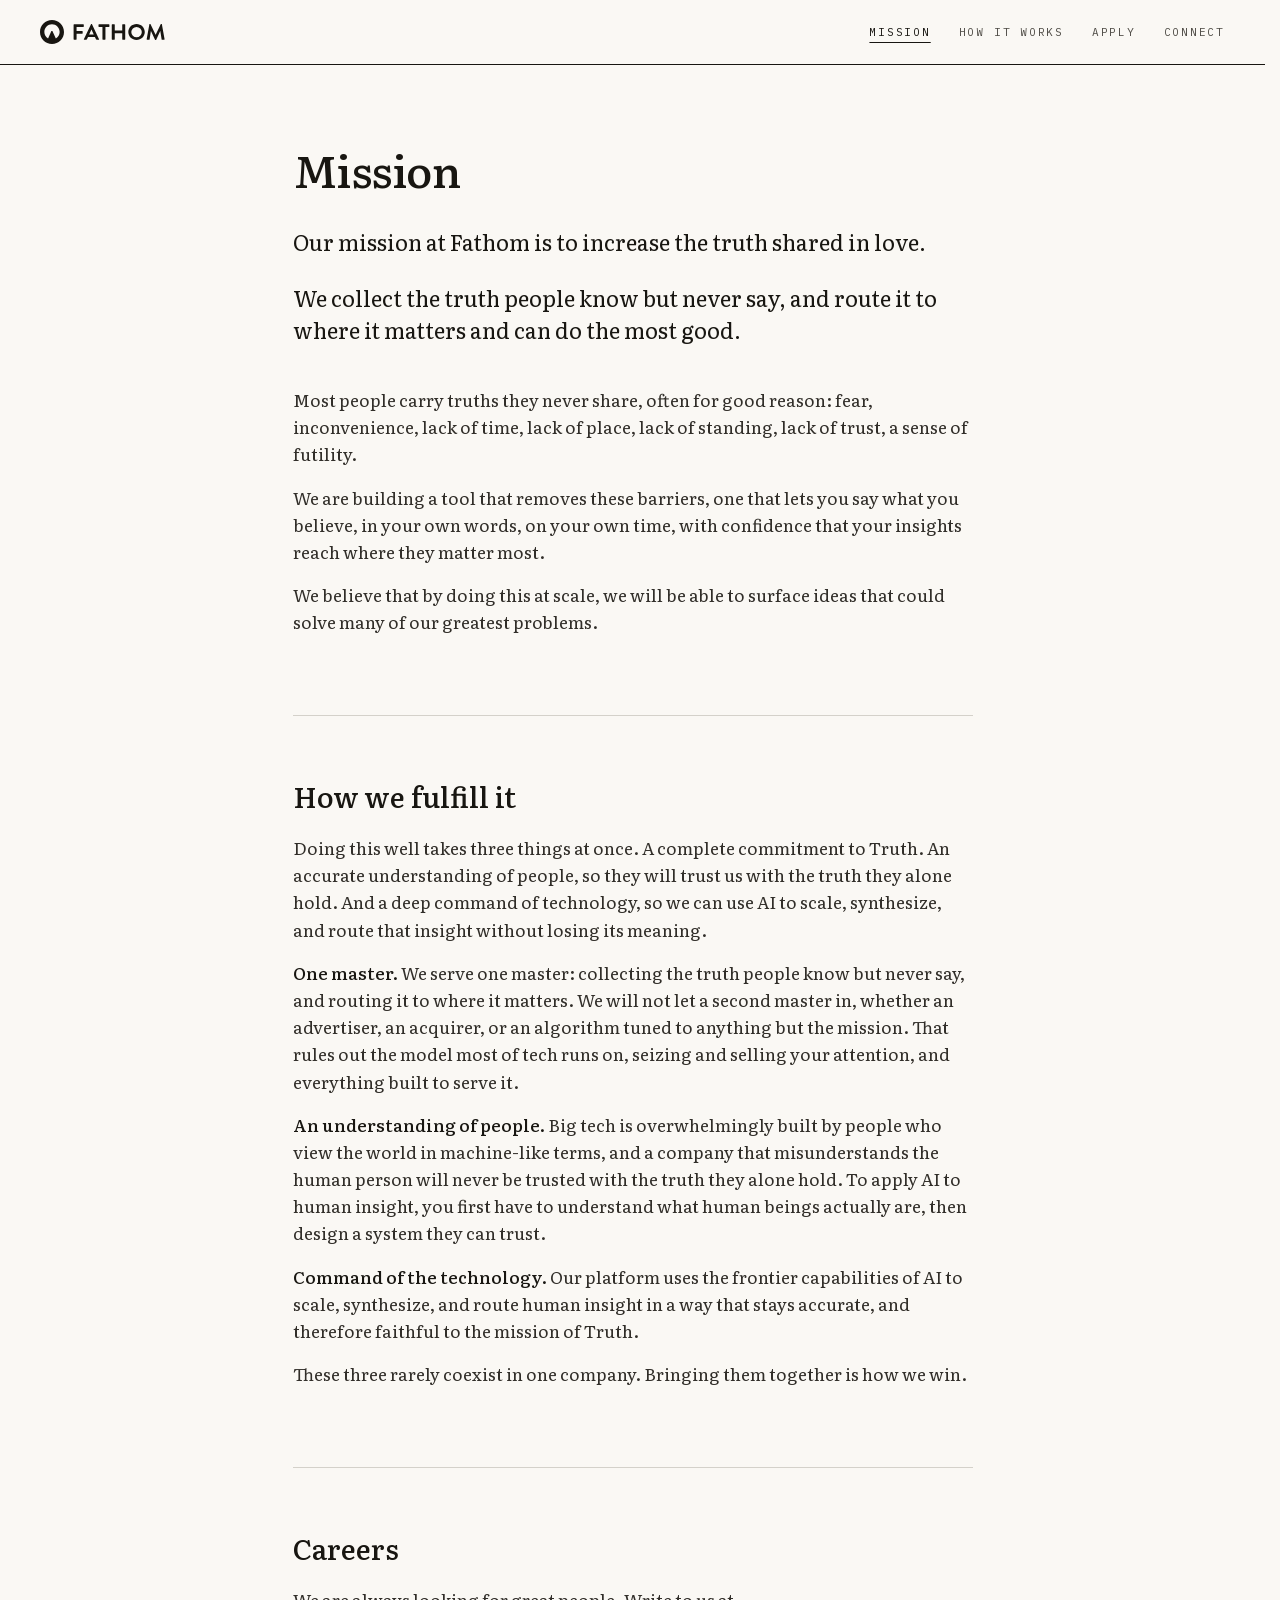
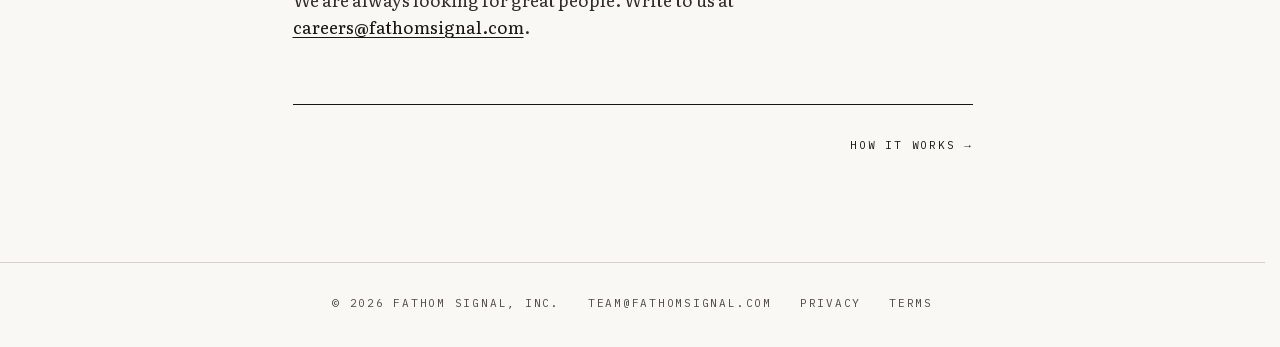
<file: mission.html>
<!DOCTYPE html>
<html lang="en">
<head>
<meta charset="utf-8">
<style>html{background:#faf8f4}</style>
<script>
/* Connected (fs_connected=1, set by the app while signed in): before first paint, so the nav is drawn once. */
if (/(^|;\s*)fs_connected=1(;|$)/.test(document.cookie)) {
  document.documentElement.classList.add('fs-on');
  document.addEventListener('DOMContentLoaded', function () {
    var home = document.querySelector('.site-bar .home');
    if (home) { home.href = 'https://canvas.fathomsignal.com/teams'; home.setAttribute('aria-label', 'Your teams'); }
  });
}
/* Back can bring a page from the browser's memory as it was drawn (iOS Safari, after Connect), so the marker is read again then. */
addEventListener('pageshow', function (e) {
  if (e.persisted && /(^|;\s*)fs_connected=1(;|$)/.test(document.cookie) !== document.documentElement.classList.contains('fs-on')) location.reload();
});
</script>
<meta name="viewport" content="width=device-width, initial-scale=1">
<title>Mission · Fathom</title>
<meta name="description" content="Our mission at Fathom is to increase the truth shared in love.">
<link rel="canonical" href="https://www.fathomsignal.com/mission.html">
<meta property="og:title" content="Mission · Fathom">
<meta property="og:description" content="Our mission at Fathom is to increase the truth shared in love.">
<meta property="og:type" content="website">
<meta property="og:url" content="https://www.fathomsignal.com/mission.html">
<meta property="og:image" content="https://www.fathomsignal.com/og-image.png">
<meta property="og:image:width" content="1200">
<meta property="og:image:height" content="630">
<meta property="og:site_name" content="Fathom">
<meta name="twitter:card" content="summary_large_image">
<meta name="twitter:image" content="https://www.fathomsignal.com/og-image.png">
<link rel="icon" href="/favicon-v14.ico" sizes="16x16 32x32 48x48">
<link rel="icon" href="/icon-v14.svg" type="image/svg+xml">
<link rel="apple-touch-icon" href="/apple-touch-icon-v14.png">
<link rel="preload" href="/fonts/Literata-roman.woff2" as="font" type="font/woff2" crossorigin>
<link rel="preload" href="/fonts/IBMPlexMono-400.woff2" as="font" type="font/woff2" crossorigin>
<link rel="stylesheet" href="/fonts/fonts.css">
<link rel="stylesheet" href="/site.css">
</head>
<body>
<div class="site">
<header class="site-bar">
<a class="home" href="/" aria-label="Fathom home"><svg class="lockup" viewBox="0 0 124.6 24" fill="none" xmlns="http://www.w3.org/2000/svg" role="img" aria-label="Fathom"><g class="turn"><g transform="translate(-2.9268 -2.9268) scale(0.292683)"><path d="M50.951 10C28.1352 10 10 28.3439 10 51.1076C10 73.8712 28.1352 92 50.951 92C73.7669 92 92 73.8908 92 51.1076C92 28.3244 73.7473 10 50.951 10ZM64.1705 73.5583L53.1249 48.9759C52.792 48.2914 52.3219 47.7243 51.1861 47.7243H50.0502C49.0318 47.7243 48.4442 48.2914 48.1113 48.9759L37.5553 73.441C29.9565 68.8648 24.845 60.5729 24.845 51.1076C24.845 36.7532 36.5957 24.8042 50.951 24.8042C65.3064 24.8042 77.1746 36.7532 77.1746 51.1076C77.1746 60.6511 71.926 69.0017 64.1705 73.5583Z" fill="#181611"></path></g></g><g transform="translate(33.6 4)"><path d="M9.76223 0.221329H0.436762C0.184935 0.221329 0 0.423571 0 0.644892V15.3551C0 15.5764 0.184935 15.7787 0.436762 15.7787H2.54581C2.77403 15.7787 2.98257 15.5803 2.98257 15.3551V9.73433H8.64081C8.86903 9.73433 9.07757 9.5359 9.07757 9.31076V7.49059C9.07757 7.26927 8.87296 7.06702 8.64081 7.06702H2.97864V2.88863H9.76223C10.0141 2.88863 10.199 2.69021 10.199 2.46507V0.644892C10.199 0.423571 10.0141 0.221329 9.76223 0.221329Z" fill="#181611"></path><path d="M18.3991 0.244217C18.3283 0.110661 18.2378 0 18.0095 0H17.7813C17.5767 0 17.4587 0.110661 17.3918 0.244217L10.2659 15.1987C10.1282 15.4887 10.3131 15.7749 10.6554 15.7749H12.6504C13.0163 15.7749 13.2248 15.5535 13.3153 15.3322L14.4368 12.932H21.2872L22.4086 15.3322C22.57 15.6451 22.7313 15.7749 23.0736 15.7749H25.0686C25.4109 15.7749 25.5958 15.4849 25.4581 15.1987L18.3991 0.244217ZM15.5582 10.467L17.8049 5.57882H17.8758L20.1658 10.467H15.5621H15.5582Z" fill="#181611"></path><path d="M35.3541 0.221329H25.3401C25.0883 0.221329 24.9033 0.419755 24.9033 0.644892V2.46507C24.9033 2.68639 25.0883 2.88863 25.3401 2.88863H28.846V15.3551C28.846 15.5764 29.0506 15.7787 29.2827 15.7787H31.4154C31.6436 15.7787 31.8522 15.5803 31.8522 15.3551V2.88863H35.3581C35.6099 2.88863 35.7948 2.69021 35.7948 2.46507V0.644892C35.7948 0.423571 35.6099 0.221329 35.3581 0.221329H35.3541Z" fill="#181611"></path><path d="M51.1877 0.221329H49.0787C48.8269 0.221329 48.6419 0.419755 48.6419 0.644892V6.5328H41.1737V0.644892C41.1737 0.423571 40.9888 0.221329 40.7369 0.221329H38.6043C38.3761 0.221329 38.1675 0.419755 38.1675 0.644892V15.3551C38.1675 15.5764 38.3721 15.7787 38.6043 15.7787H40.7369C40.9888 15.7787 41.1737 15.5803 41.1737 15.3551V9.223H48.6419V15.3551C48.6419 15.5764 48.8269 15.7787 49.0787 15.7787H51.1877C51.416 15.7787 51.6245 15.5803 51.6245 15.3551V0.644892C51.6245 0.423571 51.4199 0.221329 51.1877 0.221329Z" fill="#181611"></path><path fill-rule="evenodd" d="M62.941 0C58.3569 0 54.7133 3.5793 54.7133 8.02099C54.7133 12.4627 58.3569 16 62.941 16C67.525 16 71.1883 12.4665 71.1883 8.02099C71.1883 3.57548 67.525 0 62.941 0ZM57.7 8.02A5.257 5.131 0 1 0 68.214 8.02A5.257 5.131 0 1 0 57.7 8.02Z" fill="#181611"></path><path d="M90.9842 15.2674L88.281 0.331982C88.2574 0.152635 88.1197 0 87.8679 0H87.502C87.2973 0 87.1793 0.0877653 87.1124 0.221321L82.0719 10.7112H82.005L76.9606 0.221321C76.8937 0.0877653 76.756 0 76.5711 0H76.2052C75.9533 0 75.8156 0.156451 75.792 0.331982L73.0652 15.2635C73.018 15.5764 73.2029 15.7749 73.502 15.7749H75.5638C75.7684 15.7749 75.9533 15.5955 75.9769 15.4429L77.3069 7.02123H77.3738L81.4306 15.7558C81.5014 15.8893 81.6155 16 81.8201 16H82.2333C82.4379 16 82.5756 15.8893 82.6228 15.7558L86.6324 7.02123H86.6993L88.0528 15.4429C88.1 15.5993 88.281 15.7749 88.4896 15.7749H90.575C90.8741 15.7749 91.0551 15.5764 90.9882 15.2635L90.9842 15.2674Z" fill="#181611"></path></g></svg></a>
<nav class="site-nav" aria-label="Site"><a class="on" aria-current="page" href="/mission.html">Mission</a><a href="/how-it-works.html">How it works</a><a class="c-out" href="https://canvas.fathomsignal.com/apply">Apply</a><a class="c-out" href="https://canvas.fathomsignal.com/connect">Connect</a><a class="c-in" href="https://canvas.fathomsignal.com/teams">Your teams</a><a class="c-in dc" href="https://canvas.fathomsignal.com/disconnect">Disconnect</a></nav>
</header>
<main class="site-main">
<div class="col">
<h1 class="pt">Mission</h1>

<p class="lead">Our mission at Fathom is to increase the truth shared in love.</p>
<p class="lead" style="margin-bottom: 40px;">We collect the truth people know but never say, and route it to where it matters and can do the most good.</p>

<p class="b">Most people carry truths they never share, often for good reason: fear, inconvenience, lack of time, lack of place, lack of standing, lack of trust, a sense of futility.</p>
<p class="b">We are building a tool that removes these barriers, one that lets you say what you believe, in your own words, on your own time, with confidence that your insights reach where they matter most.</p>
<p class="b">We believe that by doing this at scale, we will be able to surface ideas that could solve many of our greatest problems.</p>

<div class="rl" aria-hidden="true"></div>

<h2 class="sh">How we fulfill it</h2>
<p class="b">Doing this well takes three things at once. A complete commitment to Truth. An accurate understanding of people, so they will trust us with the truth they alone hold. And a deep command of technology, so we can use AI to scale, synthesize, and route that insight without losing its meaning.</p>
<p class="b"><strong>One master.</strong> We serve one master: collecting the truth people know but never say, and routing it to where it matters. We will not let a second master in, whether an advertiser, an acquirer, or an algorithm tuned to anything but the mission. That rules out the model most of tech runs on, seizing and selling your attention, and everything built to serve it.</p>
<p class="b"><strong>An understanding of people.</strong> Big tech is overwhelmingly built by people who view the world in machine-like terms, and a company that misunderstands the human person will never be trusted with the truth they alone hold. To apply AI to human insight, you first have to understand what human beings actually are, then design a system they can trust.</p>
<p class="b"><strong>Command of the technology.</strong> Our platform uses the frontier capabilities of AI to scale, synthesize, and route human insight in a way that stays accurate, and therefore faithful to the mission of Truth.</p>
<p class="b">These three rarely coexist in one company. Bringing them together is how we win.</p>

<div class="rl" aria-hidden="true"></div>

<h2 class="sh">Careers</h2>
<p class="b" style="margin: 0;">We are always looking for great people. Write to us at <a class="in" href="mailto:careers@fathomsignal.com">careers@fathomsignal.com</a>.</p>

<div class="next"><a href="/how-it-works.html">How it works →</a></div>
</div>
</main>
<footer class="site-foot"><span>© 2026 Fathom Signal, Inc.</span><a href="mailto:team@fathomsignal.com">team@fathomsignal.com</a><a href="/privacy.html">Privacy</a><a href="/terms.html">Terms</a></footer>
</div>
</body>
</html>
</file>
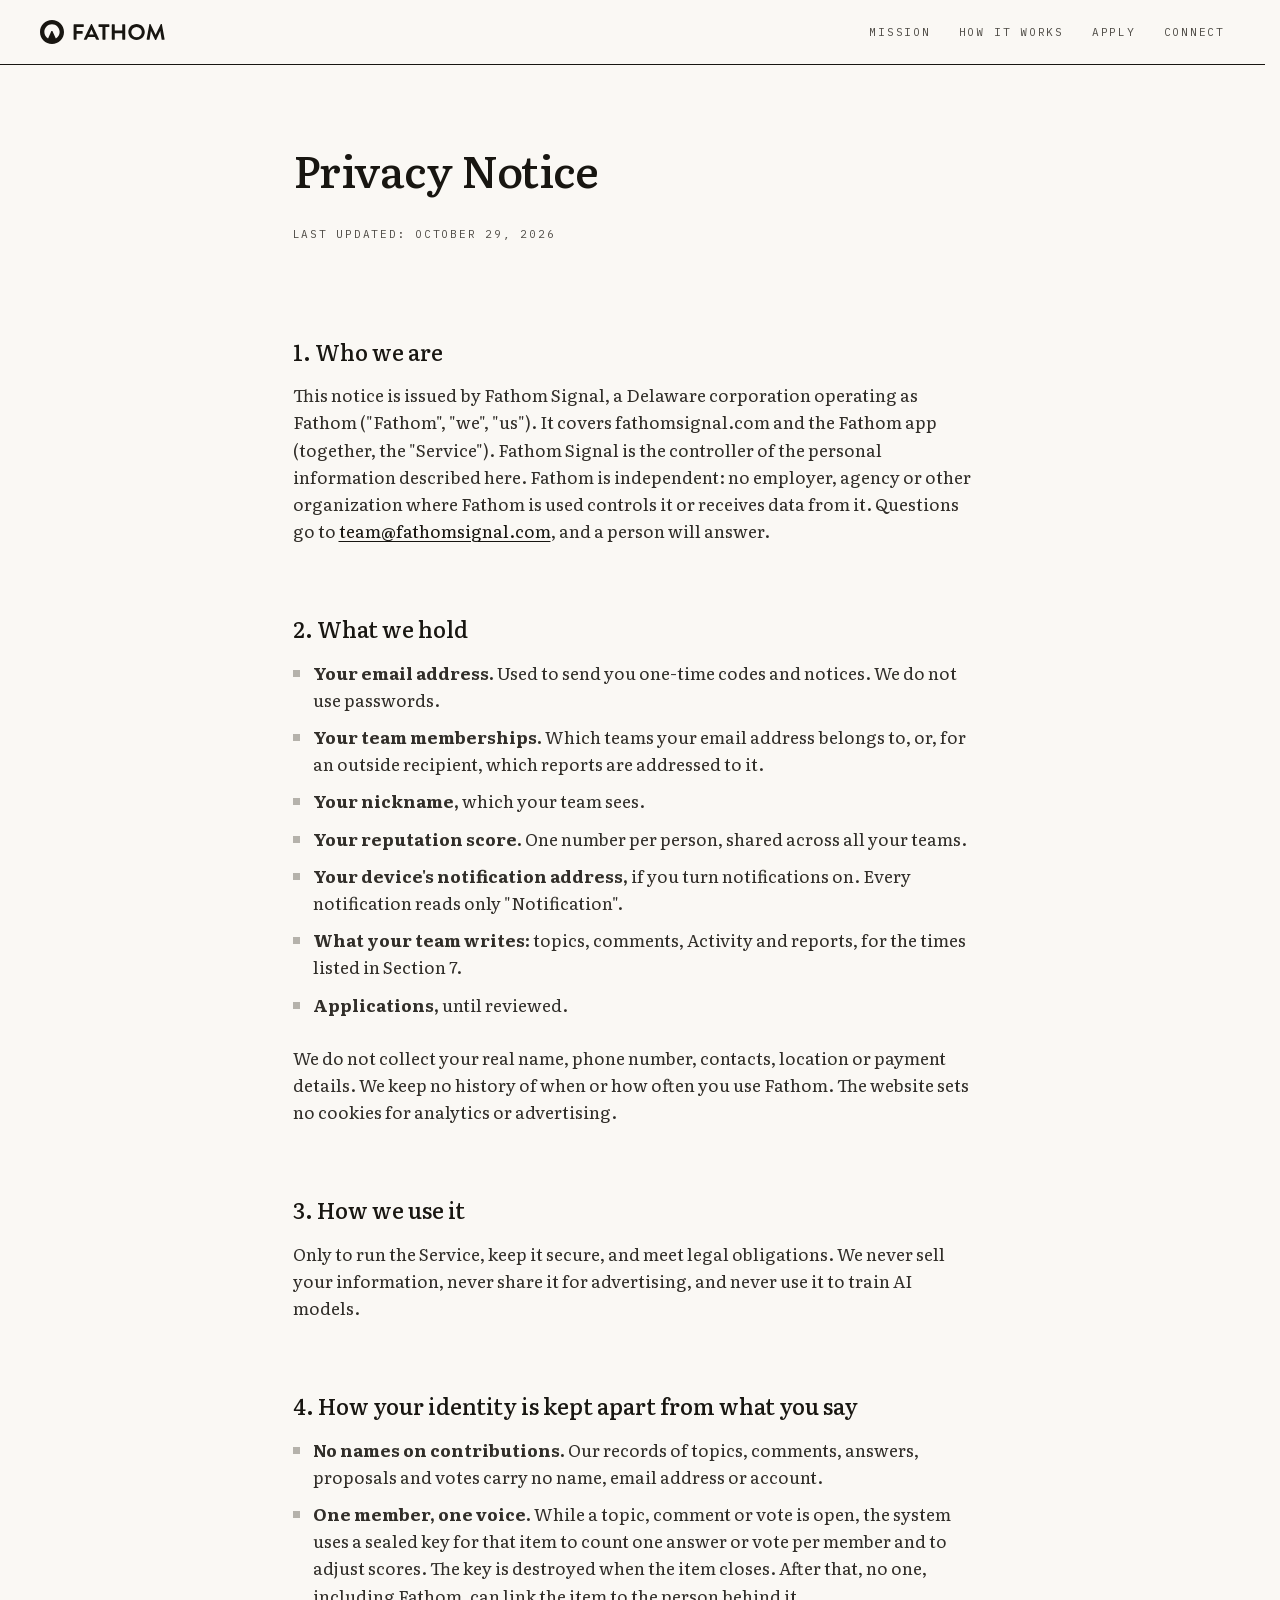
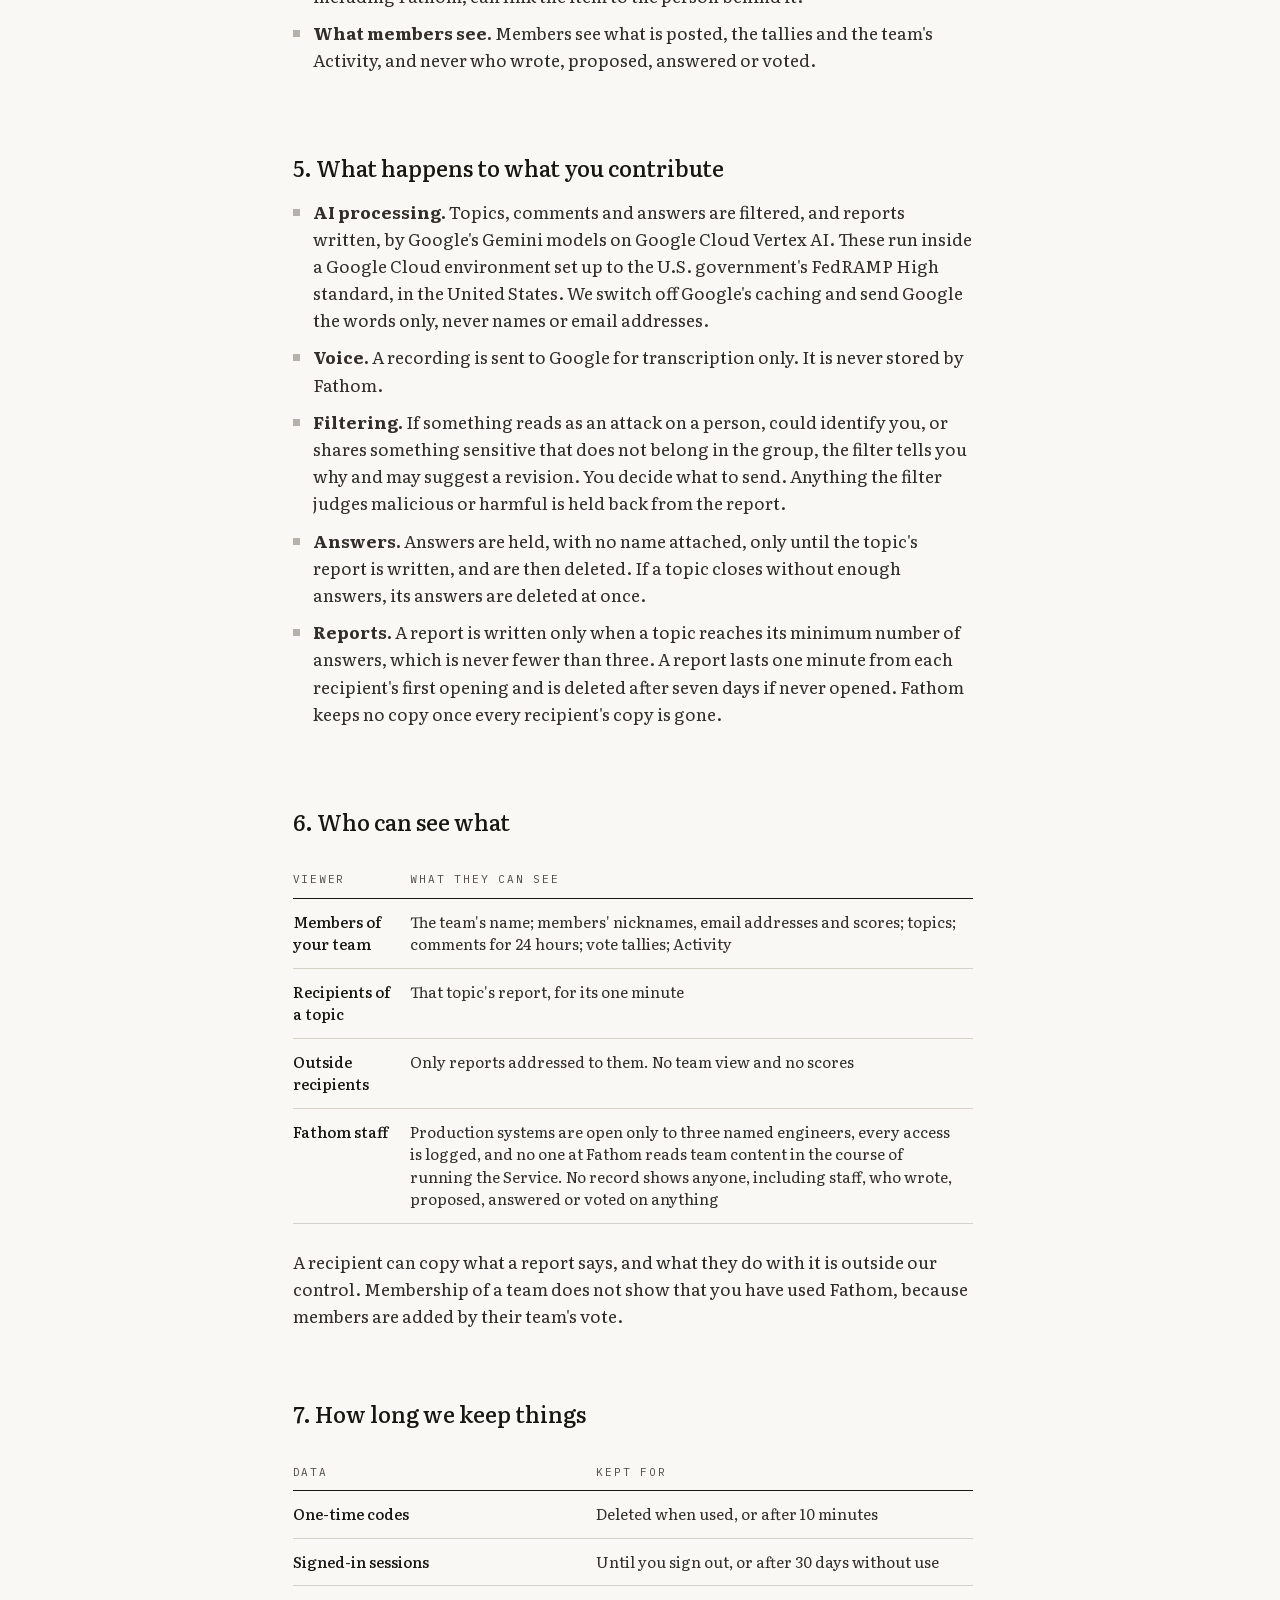
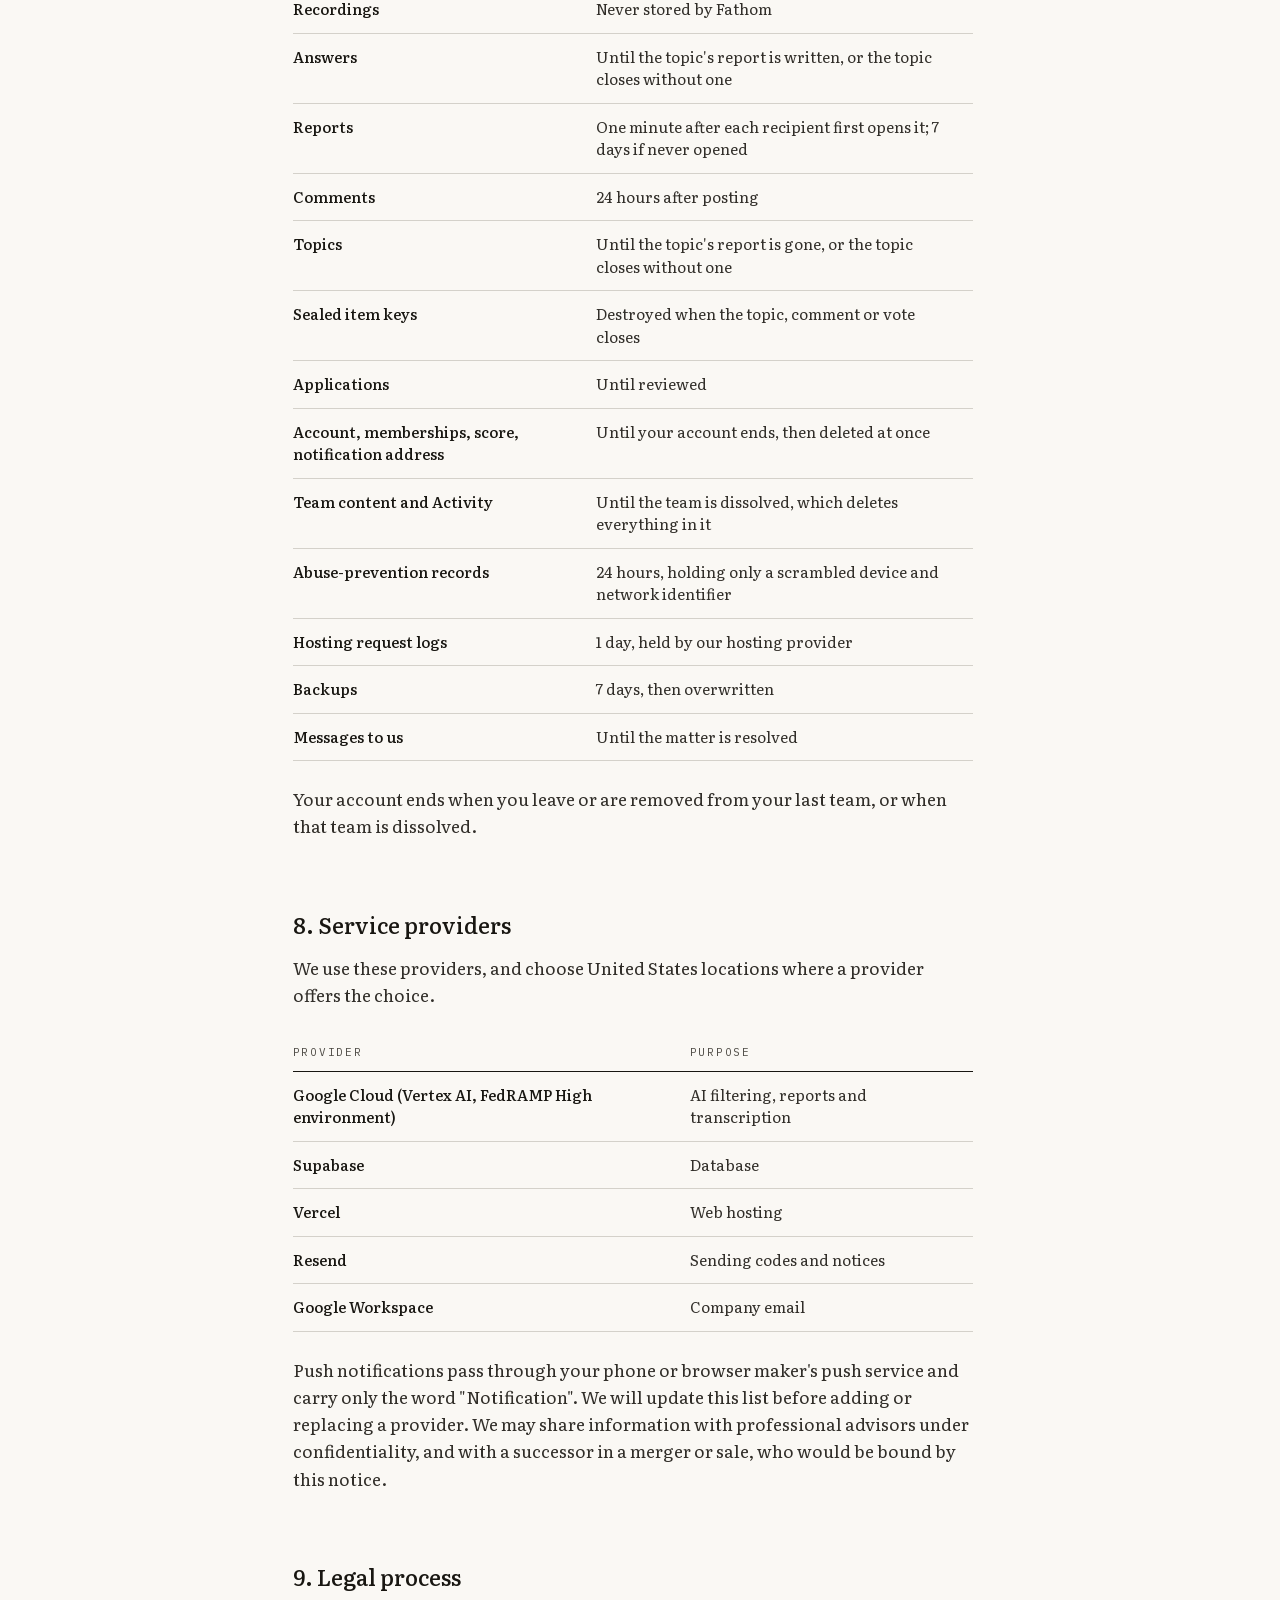
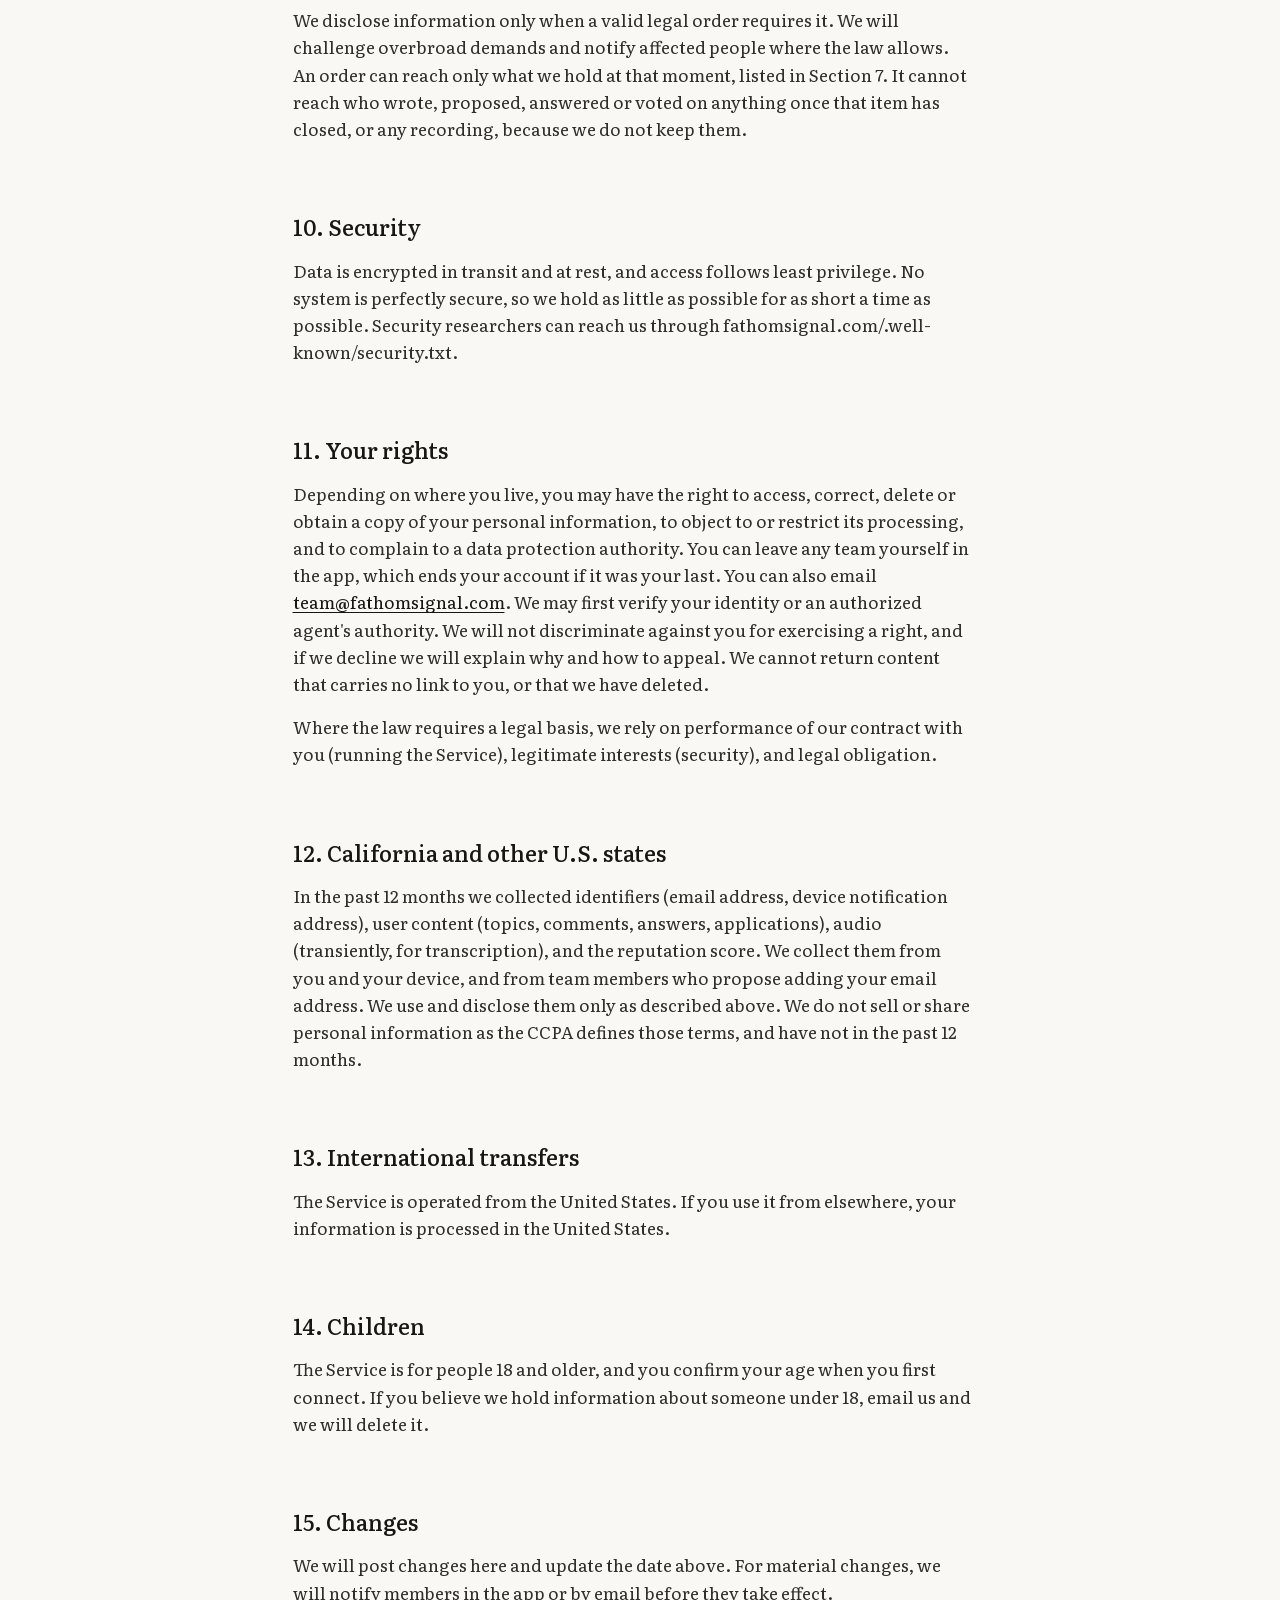
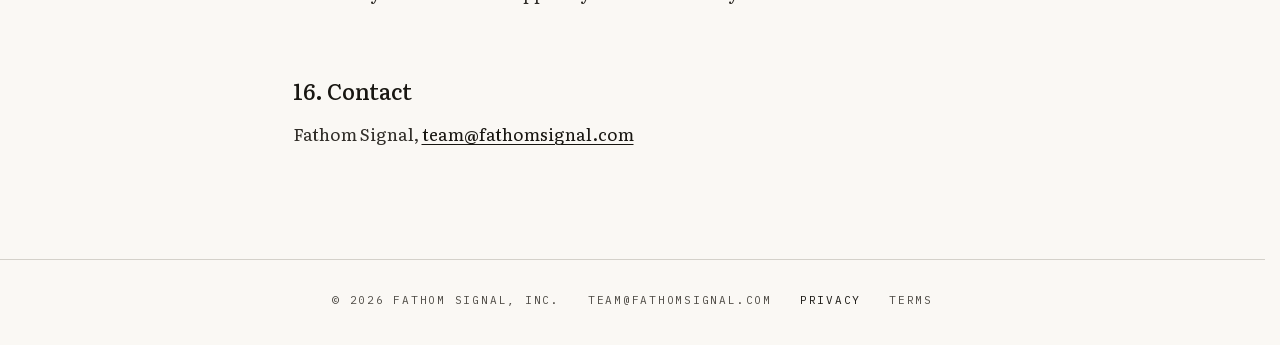
<file: privacy.html>
<!DOCTYPE html>
<html lang="en">
<head>
<meta charset="utf-8">
<style>html{background:#faf8f4}</style>
<script>
/* Connected (fs_connected=1, set by the app while signed in): before first paint, so the nav is drawn once. */
if (/(^|;\s*)fs_connected=1(;|$)/.test(document.cookie)) {
  document.documentElement.classList.add('fs-on');
  document.addEventListener('DOMContentLoaded', function () {
    var home = document.querySelector('.site-bar .home');
    if (home) { home.href = 'https://canvas.fathomsignal.com/teams'; home.setAttribute('aria-label', 'Your teams'); }
  });
}
/* Back can bring a page from the browser's memory as it was drawn (iOS Safari, after Connect), so the marker is read again then. */
addEventListener('pageshow', function (e) {
  if (e.persisted && /(^|;\s*)fs_connected=1(;|$)/.test(document.cookie) !== document.documentElement.classList.contains('fs-on')) location.reload();
});
</script>
<meta name="viewport" content="width=device-width, initial-scale=1">
<title>Privacy · Fathom</title>
<meta name="description" content="The Fathom Privacy Notice.">
<link rel="canonical" href="https://www.fathomsignal.com/privacy.html">
<meta property="og:title" content="Privacy · Fathom">
<meta property="og:description" content="The Fathom Privacy Notice.">
<meta property="og:type" content="website">
<meta property="og:url" content="https://www.fathomsignal.com/privacy.html">
<meta property="og:image" content="https://www.fathomsignal.com/og-image.png">
<meta property="og:image:width" content="1200">
<meta property="og:image:height" content="630">
<meta property="og:site_name" content="Fathom">
<meta name="twitter:card" content="summary_large_image">
<meta name="twitter:image" content="https://www.fathomsignal.com/og-image.png">
<link rel="icon" href="/favicon-v14.ico" sizes="16x16 32x32 48x48">
<link rel="icon" href="/icon-v14.svg" type="image/svg+xml">
<link rel="apple-touch-icon" href="/apple-touch-icon-v14.png">
<link rel="preload" href="/fonts/Literata-roman.woff2" as="font" type="font/woff2" crossorigin>
<link rel="preload" href="/fonts/IBMPlexMono-400.woff2" as="font" type="font/woff2" crossorigin>
<link rel="stylesheet" href="/fonts/fonts.css">
<link rel="stylesheet" href="/site.css">
</head>
<body>
<div class="site">
<header class="site-bar">
<a class="home" href="/" aria-label="Fathom home"><svg class="lockup" viewBox="0 0 124.6 24" fill="none" xmlns="http://www.w3.org/2000/svg" role="img" aria-label="Fathom"><g class="turn"><g transform="translate(-2.9268 -2.9268) scale(0.292683)"><path d="M50.951 10C28.1352 10 10 28.3439 10 51.1076C10 73.8712 28.1352 92 50.951 92C73.7669 92 92 73.8908 92 51.1076C92 28.3244 73.7473 10 50.951 10ZM64.1705 73.5583L53.1249 48.9759C52.792 48.2914 52.3219 47.7243 51.1861 47.7243H50.0502C49.0318 47.7243 48.4442 48.2914 48.1113 48.9759L37.5553 73.441C29.9565 68.8648 24.845 60.5729 24.845 51.1076C24.845 36.7532 36.5957 24.8042 50.951 24.8042C65.3064 24.8042 77.1746 36.7532 77.1746 51.1076C77.1746 60.6511 71.926 69.0017 64.1705 73.5583Z" fill="#181611"></path></g></g><g transform="translate(33.6 4)"><path d="M9.76223 0.221329H0.436762C0.184935 0.221329 0 0.423571 0 0.644892V15.3551C0 15.5764 0.184935 15.7787 0.436762 15.7787H2.54581C2.77403 15.7787 2.98257 15.5803 2.98257 15.3551V9.73433H8.64081C8.86903 9.73433 9.07757 9.5359 9.07757 9.31076V7.49059C9.07757 7.26927 8.87296 7.06702 8.64081 7.06702H2.97864V2.88863H9.76223C10.0141 2.88863 10.199 2.69021 10.199 2.46507V0.644892C10.199 0.423571 10.0141 0.221329 9.76223 0.221329Z" fill="#181611"></path><path d="M18.3991 0.244217C18.3283 0.110661 18.2378 0 18.0095 0H17.7813C17.5767 0 17.4587 0.110661 17.3918 0.244217L10.2659 15.1987C10.1282 15.4887 10.3131 15.7749 10.6554 15.7749H12.6504C13.0163 15.7749 13.2248 15.5535 13.3153 15.3322L14.4368 12.932H21.2872L22.4086 15.3322C22.57 15.6451 22.7313 15.7749 23.0736 15.7749H25.0686C25.4109 15.7749 25.5958 15.4849 25.4581 15.1987L18.3991 0.244217ZM15.5582 10.467L17.8049 5.57882H17.8758L20.1658 10.467H15.5621H15.5582Z" fill="#181611"></path><path d="M35.3541 0.221329H25.3401C25.0883 0.221329 24.9033 0.419755 24.9033 0.644892V2.46507C24.9033 2.68639 25.0883 2.88863 25.3401 2.88863H28.846V15.3551C28.846 15.5764 29.0506 15.7787 29.2827 15.7787H31.4154C31.6436 15.7787 31.8522 15.5803 31.8522 15.3551V2.88863H35.3581C35.6099 2.88863 35.7948 2.69021 35.7948 2.46507V0.644892C35.7948 0.423571 35.6099 0.221329 35.3581 0.221329H35.3541Z" fill="#181611"></path><path d="M51.1877 0.221329H49.0787C48.8269 0.221329 48.6419 0.419755 48.6419 0.644892V6.5328H41.1737V0.644892C41.1737 0.423571 40.9888 0.221329 40.7369 0.221329H38.6043C38.3761 0.221329 38.1675 0.419755 38.1675 0.644892V15.3551C38.1675 15.5764 38.3721 15.7787 38.6043 15.7787H40.7369C40.9888 15.7787 41.1737 15.5803 41.1737 15.3551V9.223H48.6419V15.3551C48.6419 15.5764 48.8269 15.7787 49.0787 15.7787H51.1877C51.416 15.7787 51.6245 15.5803 51.6245 15.3551V0.644892C51.6245 0.423571 51.4199 0.221329 51.1877 0.221329Z" fill="#181611"></path><path fill-rule="evenodd" d="M62.941 0C58.3569 0 54.7133 3.5793 54.7133 8.02099C54.7133 12.4627 58.3569 16 62.941 16C67.525 16 71.1883 12.4665 71.1883 8.02099C71.1883 3.57548 67.525 0 62.941 0ZM57.7 8.02A5.257 5.131 0 1 0 68.214 8.02A5.257 5.131 0 1 0 57.7 8.02Z" fill="#181611"></path><path d="M90.9842 15.2674L88.281 0.331982C88.2574 0.152635 88.1197 0 87.8679 0H87.502C87.2973 0 87.1793 0.0877653 87.1124 0.221321L82.0719 10.7112H82.005L76.9606 0.221321C76.8937 0.0877653 76.756 0 76.5711 0H76.2052C75.9533 0 75.8156 0.156451 75.792 0.331982L73.0652 15.2635C73.018 15.5764 73.2029 15.7749 73.502 15.7749H75.5638C75.7684 15.7749 75.9533 15.5955 75.9769 15.4429L77.3069 7.02123H77.3738L81.4306 15.7558C81.5014 15.8893 81.6155 16 81.8201 16H82.2333C82.4379 16 82.5756 15.8893 82.6228 15.7558L86.6324 7.02123H86.6993L88.0528 15.4429C88.1 15.5993 88.281 15.7749 88.4896 15.7749H90.575C90.8741 15.7749 91.0551 15.5764 90.9882 15.2635L90.9842 15.2674Z" fill="#181611"></path></g></svg></a>
<nav class="site-nav" aria-label="Site"><a href="/mission.html">Mission</a><a href="/how-it-works.html">How it works</a><a class="c-out" href="https://canvas.fathomsignal.com/apply">Apply</a><a class="c-out" href="https://canvas.fathomsignal.com/connect">Connect</a><a class="c-in" href="https://canvas.fathomsignal.com/teams">Your teams</a><a class="c-in dc" href="https://canvas.fathomsignal.com/disconnect">Disconnect</a></nav>
</header>
<main class="site-main">
<div class="col legal">
<h1 class="pt">Privacy Notice</h1>
<p class="kicker" style="margin-bottom:40px;">Last updated: October 29, 2026</p>
<h2 class="sh">1. Who we are</h2>
<p class="b">This notice is issued by Fathom Signal, a Delaware corporation operating as Fathom ("Fathom", "we", "us"). It covers fathomsignal.com and the Fathom app (together, the "Service"). Fathom Signal is the controller of the personal information described here. Fathom is independent: no employer, agency or other organization where Fathom is used controls it or receives data from it. Questions go to <a class="in" href="mailto:team@fathomsignal.com">team@fathomsignal.com</a>, and a person will answer.</p>
<h2 class="sh">2. What we hold</h2>
<ul>
<li><strong>Your email address.</strong> Used to send you one-time codes and notices. We do not use passwords.</li>
<li><strong>Your team memberships.</strong> Which teams your email address belongs to, or, for an outside recipient, which reports are addressed to it.</li>
<li><strong>Your nickname,</strong> which your team sees.</li>
<li><strong>Your reputation score.</strong> One number per person, shared across all your teams.</li>
<li><strong>Your device's notification address,</strong> if you turn notifications on. Every notification reads only "Notification".</li>
<li><strong>What your team writes:</strong> topics, comments, Activity and reports, for the times listed in Section 7.</li>
<li><strong>Applications,</strong> until reviewed.</li>
</ul>
<p class="b">We do not collect your real name, phone number, contacts, location or payment details. We keep no history of when or how often you use Fathom. The website sets no cookies for analytics or advertising.</p>
<h2 class="sh">3. How we use it</h2>
<p class="b">Only to run the Service, keep it secure, and meet legal obligations. We never sell your information, never share it for advertising, and never use it to train AI models.</p>
<h2 class="sh">4. How your identity is kept apart from what you say</h2>
<ul>
<li><strong>No names on contributions.</strong> Our records of topics, comments, answers, proposals and votes carry no name, email address or account.</li>
<li><strong>One member, one voice.</strong> While a topic, comment or vote is open, the system uses a sealed key for that item to count one answer or vote per member and to adjust scores. The key is destroyed when the item closes. After that, no one, including Fathom, can link the item to the person behind it.</li>
<li><strong>What members see.</strong> Members see what is posted, the tallies and the team's Activity, and never who wrote, proposed, answered or voted.</li>
</ul>
<h2 class="sh">5. What happens to what you contribute</h2>
<ul>
<li><strong>AI processing.</strong> Topics, comments and answers are filtered, and reports written, by Google's Gemini models on Google Cloud Vertex AI. These run inside a Google Cloud environment set up to the U.S. government's FedRAMP High standard, in the United States. We switch off Google's caching and send Google the words only, never names or email addresses.</li>
<li><strong>Voice.</strong> A recording is sent to Google for transcription only. It is never stored by Fathom.</li>
<li><strong>Filtering.</strong> If something reads as an attack on a person, could identify you, or shares something sensitive that does not belong in the group, the filter tells you why and may suggest a revision. You decide what to send. Anything the filter judges malicious or harmful is held back from the report.</li>
<li><strong>Answers.</strong> Answers are held, with no name attached, only until the topic's report is written, and are then deleted. If a topic closes without enough answers, its answers are deleted at once.</li>
<li><strong>Reports.</strong> A report is written only when a topic reaches its minimum number of answers, which is never fewer than three. A report lasts one minute from each recipient's first opening and is deleted after seven days if never opened. Fathom keeps no copy once every recipient's copy is gone.</li>
</ul>
<h2 class="sh">6. Who can see what</h2>
<table>
<thead>
<tr>
<th>Viewer</th>
<th>What they can see</th>
</tr>
</thead>
<tbody>
<tr>
<td>Members of your team</td>
<td>The team's name; members' nicknames, email addresses and scores; topics; comments for 24 hours; vote tallies; Activity</td>
</tr>
<tr>
<td>Recipients of a topic</td>
<td>That topic's report, for its one minute</td>
</tr>
<tr>
<td>Outside recipients</td>
<td>Only reports addressed to them. No team view and no scores</td>
</tr>
<tr>
<td>Fathom staff</td>
<td>Production systems are open only to three named engineers, every access is logged, and no one at Fathom reads team content in the course of running the Service. No record shows anyone, including staff, who wrote, proposed, answered or voted on anything</td>
</tr>
</tbody>
</table>
<p class="b">A recipient can copy what a report says, and what they do with it is outside our control. Membership of a team does not show that you have used Fathom, because members are added by their team's vote.</p>
<h2 class="sh">7. How long we keep things</h2>
<table>
<thead>
<tr>
<th>Data</th>
<th>Kept for</th>
</tr>
</thead>
<tbody>
<tr>
<td>One-time codes</td>
<td>Deleted when used, or after 10 minutes</td>
</tr>
<tr>
<td>Signed-in sessions</td>
<td>Until you sign out, or after 30 days without use</td>
</tr>
<tr>
<td>Recordings</td>
<td>Never stored by Fathom</td>
</tr>
<tr>
<td>Answers</td>
<td>Until the topic's report is written, or the topic closes without one</td>
</tr>
<tr>
<td>Reports</td>
<td>One minute after each recipient first opens it; 7 days if never opened</td>
</tr>
<tr>
<td>Comments</td>
<td>24 hours after posting</td>
</tr>
<tr>
<td>Topics</td>
<td>Until the topic's report is gone, or the topic closes without one</td>
</tr>
<tr>
<td>Sealed item keys</td>
<td>Destroyed when the topic, comment or vote closes</td>
</tr>
<tr>
<td>Applications</td>
<td>Until reviewed</td>
</tr>
<tr>
<td>Account, memberships, score, notification address</td>
<td>Until your account ends, then deleted at once</td>
</tr>
<tr>
<td>Team content and Activity</td>
<td>Until the team is dissolved, which deletes everything in it</td>
</tr>
<tr>
<td>Abuse-prevention records</td>
<td>24 hours, holding only a scrambled device and network identifier</td>
</tr>
<tr>
<td>Hosting request logs</td>
<td>1 day, held by our hosting provider</td>
</tr>
<tr>
<td>Backups</td>
<td>7 days, then overwritten</td>
</tr>
<tr>
<td>Messages to us</td>
<td>Until the matter is resolved</td>
</tr>
</tbody>
</table>
<p class="b">Your account ends when you leave or are removed from your last team, or when that team is dissolved.</p>
<h2 class="sh">8. Service providers</h2>
<p class="b">We use these providers, and choose United States locations where a provider offers the choice.</p>
<table>
<thead>
<tr>
<th>Provider</th>
<th>Purpose</th>
</tr>
</thead>
<tbody>
<tr>
<td>Google Cloud (Vertex AI, FedRAMP High environment)</td>
<td>AI filtering, reports and transcription</td>
</tr>
<tr>
<td>Supabase</td>
<td>Database</td>
</tr>
<tr>
<td>Vercel</td>
<td>Web hosting</td>
</tr>
<tr>
<td>Resend</td>
<td>Sending codes and notices</td>
</tr>
<tr>
<td>Google Workspace</td>
<td>Company email</td>
</tr>
</tbody>
</table>
<p class="b">Push notifications pass through your phone or browser maker's push service and carry only the word "Notification". We will update this list before adding or replacing a provider. We may share information with professional advisors under confidentiality, and with a successor in a merger or sale, who would be bound by this notice.</p>
<h2 class="sh">9. Legal process</h2>
<p class="b">We disclose information only when a valid legal order requires it. We will challenge overbroad demands and notify affected people where the law allows. An order can reach only what we hold at that moment, listed in Section 7. It cannot reach who wrote, proposed, answered or voted on anything once that item has closed, or any recording, because we do not keep them.</p>
<h2 class="sh">10. Security</h2>
<p class="b">Data is encrypted in transit and at rest, and access follows least privilege. No system is perfectly secure, so we hold as little as possible for as short a time as possible. Security researchers can reach us through fathomsignal.com/.well-known/security.txt.</p>
<h2 class="sh">11. Your rights</h2>
<p class="b">Depending on where you live, you may have the right to access, correct, delete or obtain a copy of your personal information, to object to or restrict its processing, and to complain to a data protection authority. You can leave any team yourself in the app, which ends your account if it was your last. You can also email <a class="in" href="mailto:team@fathomsignal.com">team@fathomsignal.com</a>. We may first verify your identity or an authorized agent's authority. We will not discriminate against you for exercising a right, and if we decline we will explain why and how to appeal. We cannot return content that carries no link to you, or that we have deleted.</p>
<p class="b">Where the law requires a legal basis, we rely on performance of our contract with you (running the Service), legitimate interests (security), and legal obligation.</p>
<h2 class="sh">12. California and other U.S. states</h2>
<p class="b">In the past 12 months we collected identifiers (email address, device notification address), user content (topics, comments, answers, applications), audio (transiently, for transcription), and the reputation score. We collect them from you and your device, and from team members who propose adding your email address. We use and disclose them only as described above. We do not sell or share personal information as the CCPA defines those terms, and have not in the past 12 months.</p>
<h2 class="sh">13. International transfers</h2>
<p class="b">The Service is operated from the United States. If you use it from elsewhere, your information is processed in the United States.</p>
<h2 class="sh">14. Children</h2>
<p class="b">The Service is for people 18 and older, and you confirm your age when you first connect. If you believe we hold information about someone under 18, email us and we will delete it.</p>
<h2 class="sh">15. Changes</h2>
<p class="b">We will post changes here and update the date above. For material changes, we will notify members in the app or by email before they take effect.</p>
<h2 class="sh">16. Contact</h2>
<p class="b">Fathom Signal, <a class="in" href="mailto:team@fathomsignal.com">team@fathomsignal.com</a></p>
</div>
</main>
<footer class="site-foot"><span>© 2026 Fathom Signal, Inc.</span><a href="mailto:team@fathomsignal.com">team@fathomsignal.com</a><a href="/privacy.html" aria-current="page" style="color:var(--ink)">Privacy</a><a href="/terms.html">Terms</a></footer>
</div>
</body>
</html>
</file>
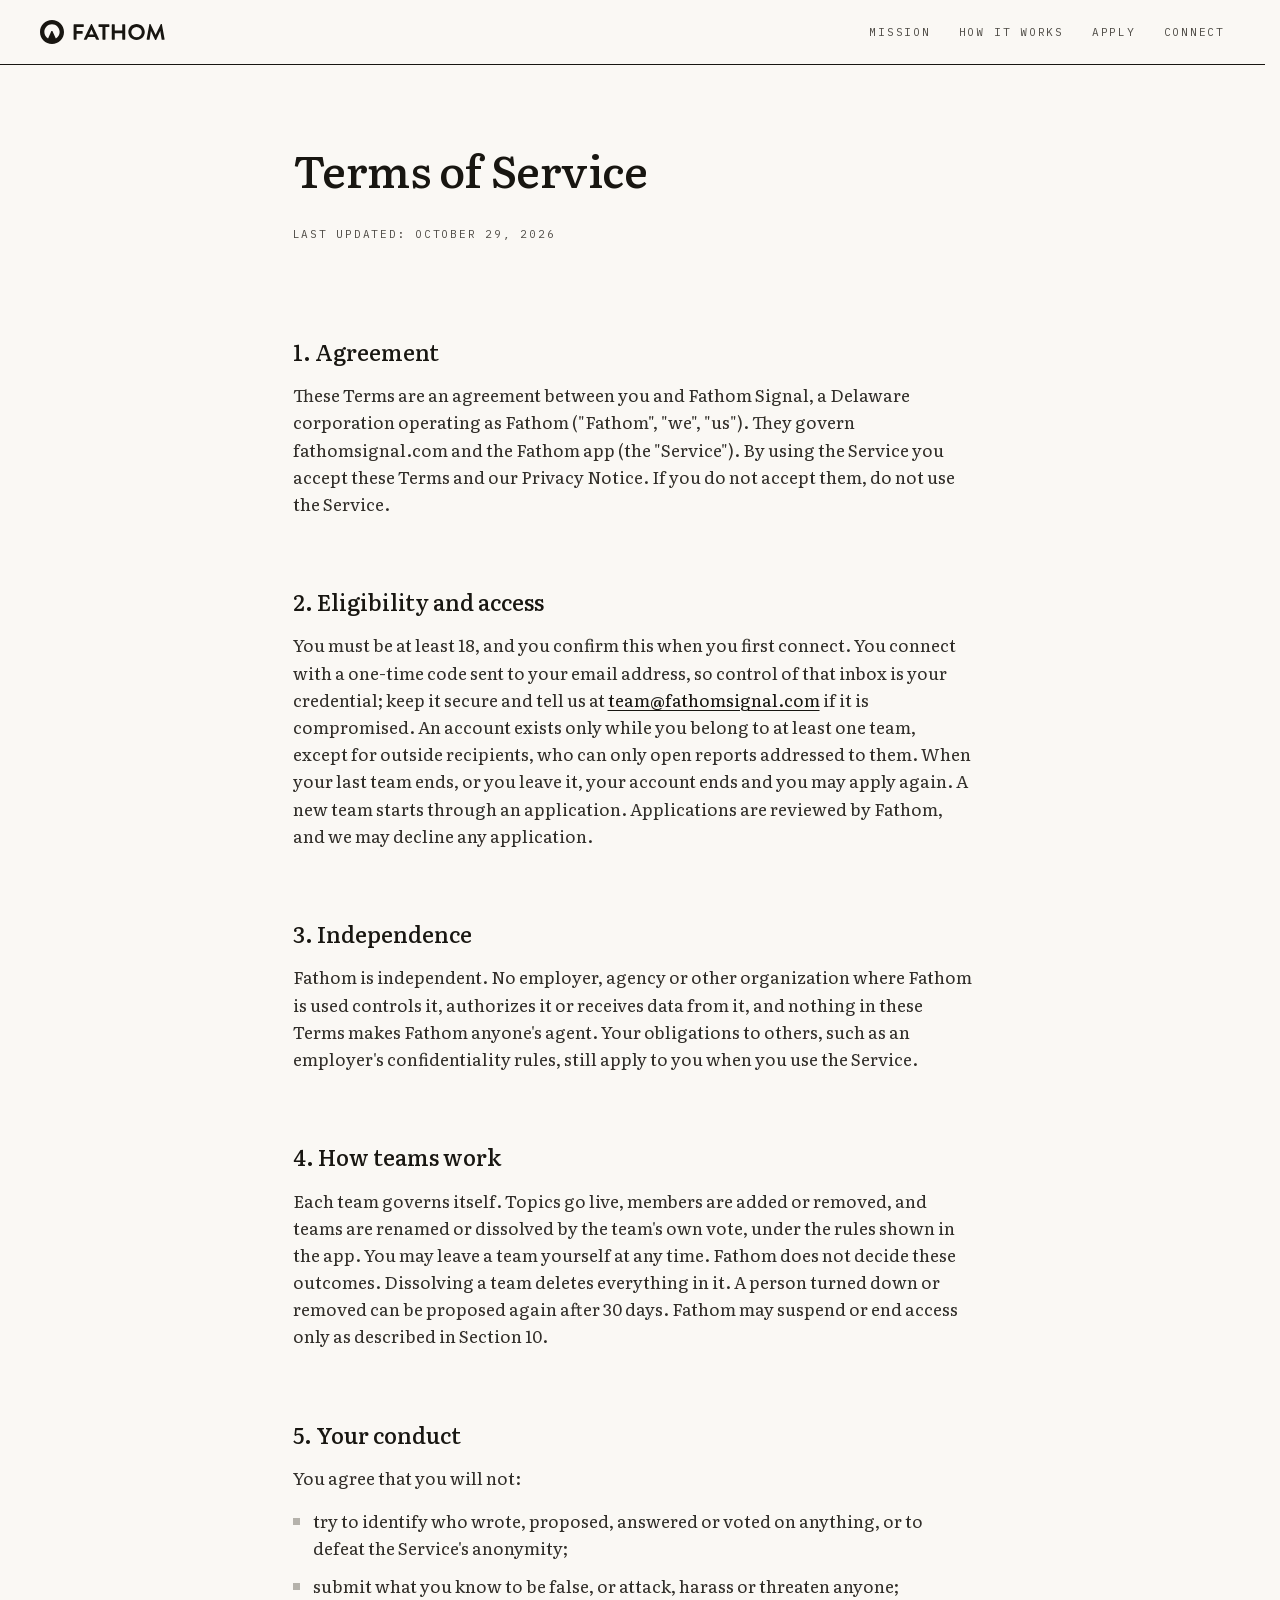
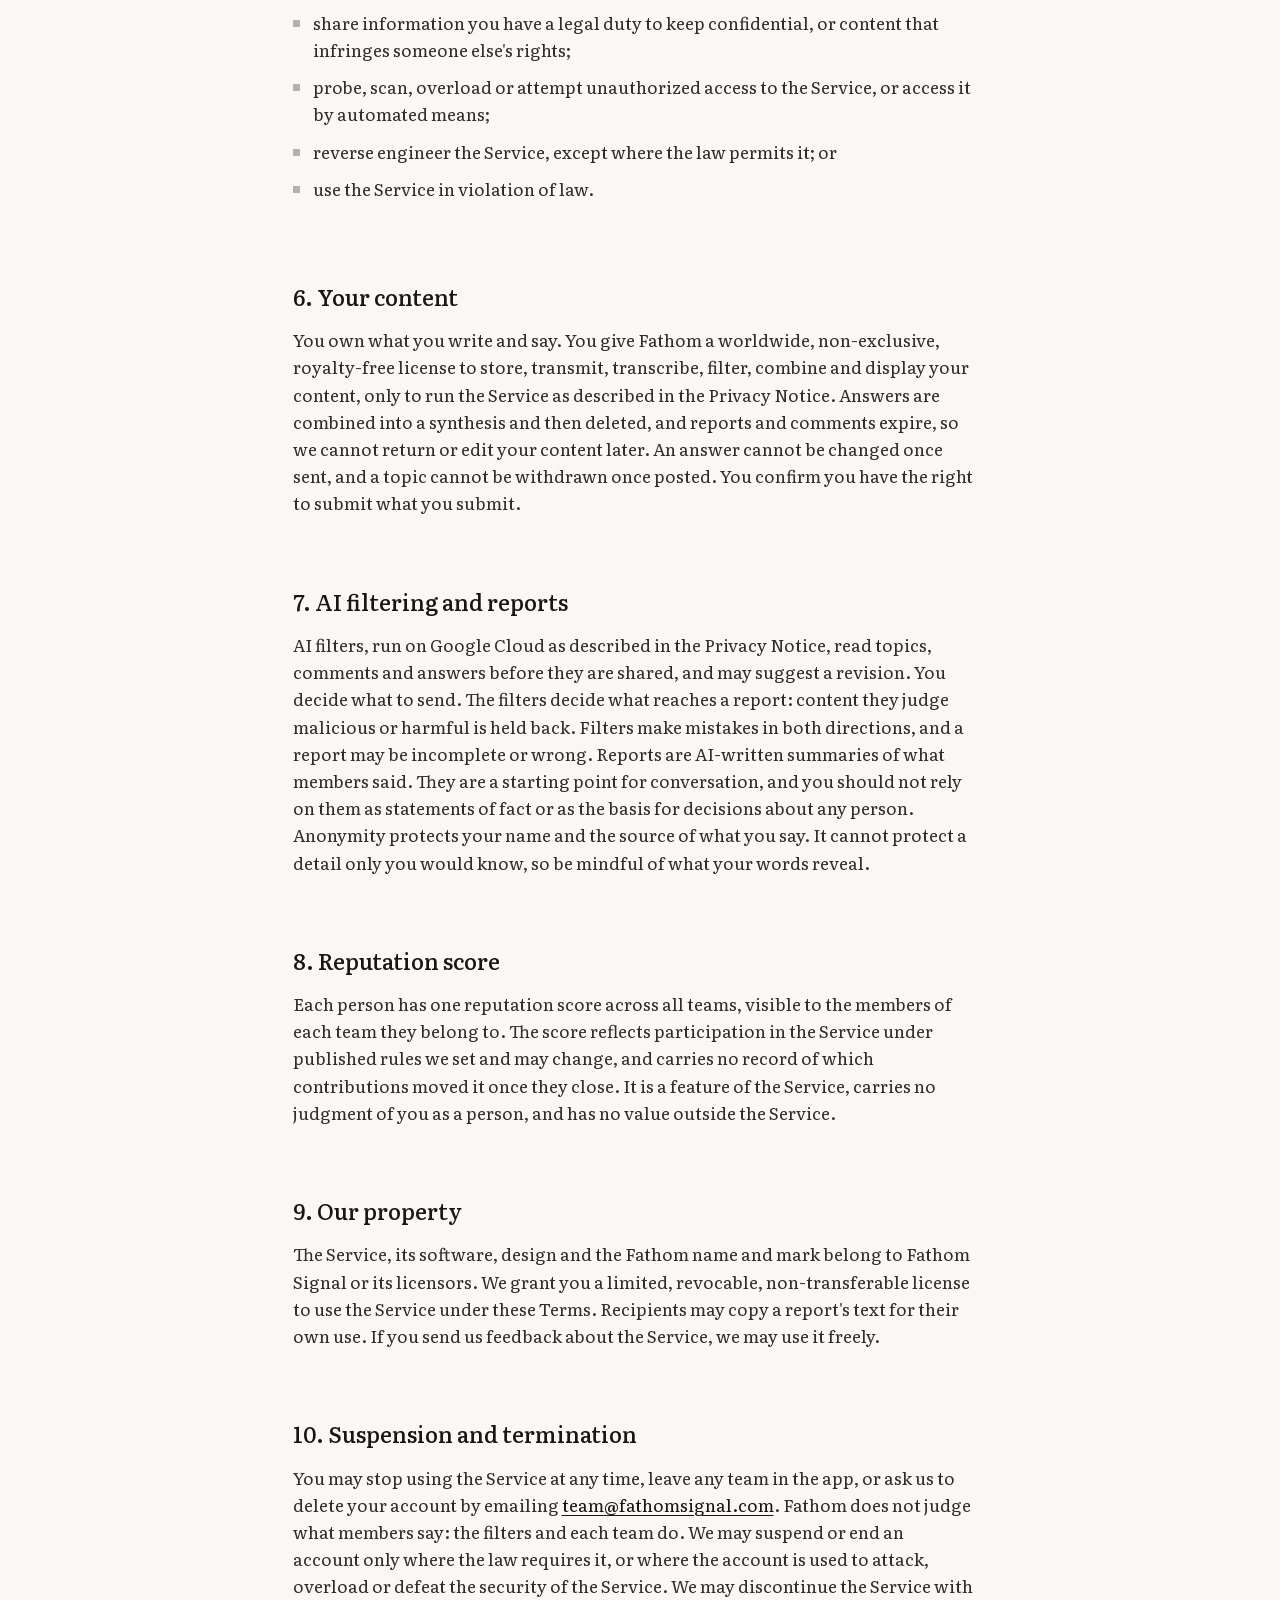
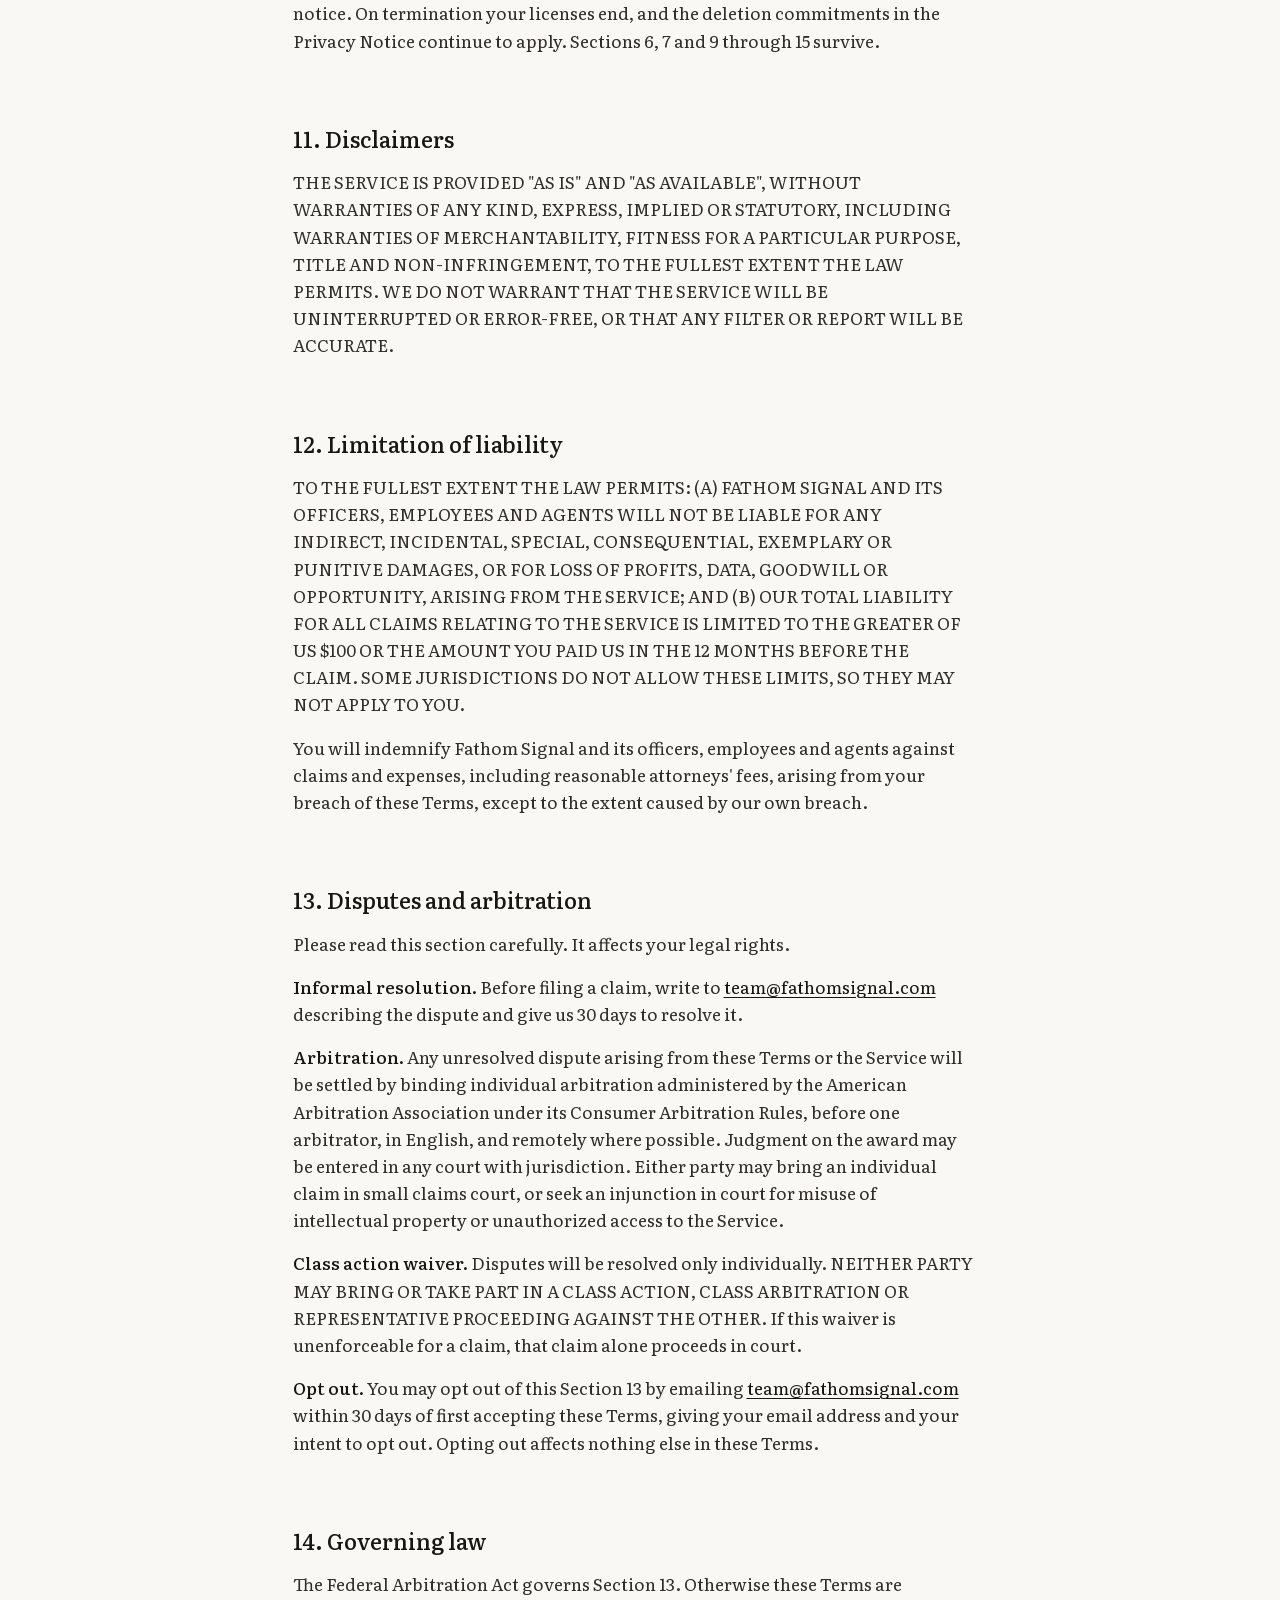
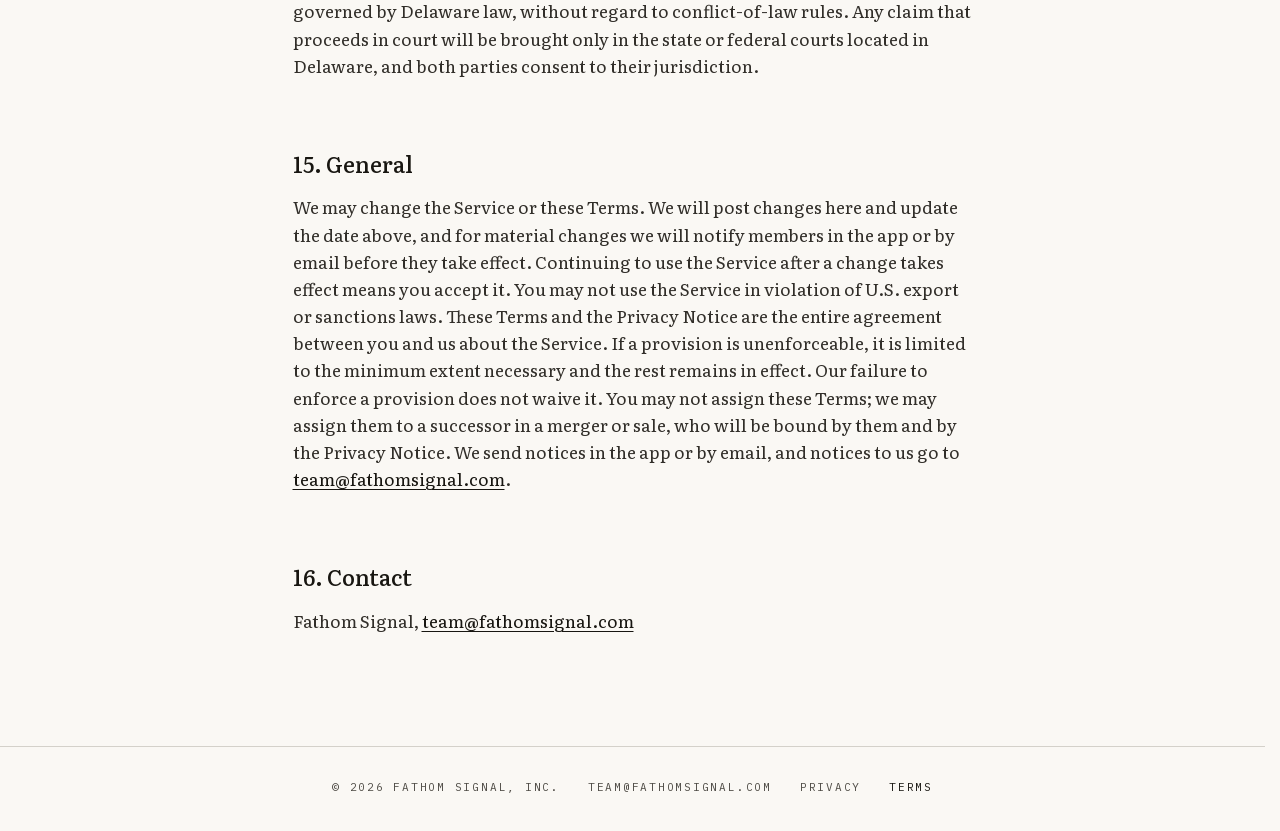
<file: terms.html>
<!DOCTYPE html>
<html lang="en">
<head>
<meta charset="utf-8">
<style>html{background:#faf8f4}</style>
<script>
/* Connected (fs_connected=1, set by the app while signed in): before first paint, so the nav is drawn once. */
if (/(^|;\s*)fs_connected=1(;|$)/.test(document.cookie)) {
  document.documentElement.classList.add('fs-on');
  document.addEventListener('DOMContentLoaded', function () {
    var home = document.querySelector('.site-bar .home');
    if (home) { home.href = 'https://canvas.fathomsignal.com/teams'; home.setAttribute('aria-label', 'Your teams'); }
  });
}
/* Back can bring a page from the browser's memory as it was drawn (iOS Safari, after Connect), so the marker is read again then. */
addEventListener('pageshow', function (e) {
  if (e.persisted && /(^|;\s*)fs_connected=1(;|$)/.test(document.cookie) !== document.documentElement.classList.contains('fs-on')) location.reload();
});
</script>
<meta name="viewport" content="width=device-width, initial-scale=1">
<title>Terms · Fathom</title>
<meta name="description" content="The Fathom Terms of Service.">
<link rel="canonical" href="https://www.fathomsignal.com/terms.html">
<meta property="og:title" content="Terms · Fathom">
<meta property="og:description" content="The Fathom Terms of Service.">
<meta property="og:type" content="website">
<meta property="og:url" content="https://www.fathomsignal.com/terms.html">
<meta property="og:image" content="https://www.fathomsignal.com/og-image.png">
<meta property="og:image:width" content="1200">
<meta property="og:image:height" content="630">
<meta property="og:site_name" content="Fathom">
<meta name="twitter:card" content="summary_large_image">
<meta name="twitter:image" content="https://www.fathomsignal.com/og-image.png">
<link rel="icon" href="/favicon-v14.ico" sizes="16x16 32x32 48x48">
<link rel="icon" href="/icon-v14.svg" type="image/svg+xml">
<link rel="apple-touch-icon" href="/apple-touch-icon-v14.png">
<link rel="preload" href="/fonts/Literata-roman.woff2" as="font" type="font/woff2" crossorigin>
<link rel="preload" href="/fonts/IBMPlexMono-400.woff2" as="font" type="font/woff2" crossorigin>
<link rel="stylesheet" href="/fonts/fonts.css">
<link rel="stylesheet" href="/site.css">
</head>
<body>
<div class="site">
<header class="site-bar">
<a class="home" href="/" aria-label="Fathom home"><svg class="lockup" viewBox="0 0 124.6 24" fill="none" xmlns="http://www.w3.org/2000/svg" role="img" aria-label="Fathom"><g class="turn"><g transform="translate(-2.9268 -2.9268) scale(0.292683)"><path d="M50.951 10C28.1352 10 10 28.3439 10 51.1076C10 73.8712 28.1352 92 50.951 92C73.7669 92 92 73.8908 92 51.1076C92 28.3244 73.7473 10 50.951 10ZM64.1705 73.5583L53.1249 48.9759C52.792 48.2914 52.3219 47.7243 51.1861 47.7243H50.0502C49.0318 47.7243 48.4442 48.2914 48.1113 48.9759L37.5553 73.441C29.9565 68.8648 24.845 60.5729 24.845 51.1076C24.845 36.7532 36.5957 24.8042 50.951 24.8042C65.3064 24.8042 77.1746 36.7532 77.1746 51.1076C77.1746 60.6511 71.926 69.0017 64.1705 73.5583Z" fill="#181611"></path></g></g><g transform="translate(33.6 4)"><path d="M9.76223 0.221329H0.436762C0.184935 0.221329 0 0.423571 0 0.644892V15.3551C0 15.5764 0.184935 15.7787 0.436762 15.7787H2.54581C2.77403 15.7787 2.98257 15.5803 2.98257 15.3551V9.73433H8.64081C8.86903 9.73433 9.07757 9.5359 9.07757 9.31076V7.49059C9.07757 7.26927 8.87296 7.06702 8.64081 7.06702H2.97864V2.88863H9.76223C10.0141 2.88863 10.199 2.69021 10.199 2.46507V0.644892C10.199 0.423571 10.0141 0.221329 9.76223 0.221329Z" fill="#181611"></path><path d="M18.3991 0.244217C18.3283 0.110661 18.2378 0 18.0095 0H17.7813C17.5767 0 17.4587 0.110661 17.3918 0.244217L10.2659 15.1987C10.1282 15.4887 10.3131 15.7749 10.6554 15.7749H12.6504C13.0163 15.7749 13.2248 15.5535 13.3153 15.3322L14.4368 12.932H21.2872L22.4086 15.3322C22.57 15.6451 22.7313 15.7749 23.0736 15.7749H25.0686C25.4109 15.7749 25.5958 15.4849 25.4581 15.1987L18.3991 0.244217ZM15.5582 10.467L17.8049 5.57882H17.8758L20.1658 10.467H15.5621H15.5582Z" fill="#181611"></path><path d="M35.3541 0.221329H25.3401C25.0883 0.221329 24.9033 0.419755 24.9033 0.644892V2.46507C24.9033 2.68639 25.0883 2.88863 25.3401 2.88863H28.846V15.3551C28.846 15.5764 29.0506 15.7787 29.2827 15.7787H31.4154C31.6436 15.7787 31.8522 15.5803 31.8522 15.3551V2.88863H35.3581C35.6099 2.88863 35.7948 2.69021 35.7948 2.46507V0.644892C35.7948 0.423571 35.6099 0.221329 35.3581 0.221329H35.3541Z" fill="#181611"></path><path d="M51.1877 0.221329H49.0787C48.8269 0.221329 48.6419 0.419755 48.6419 0.644892V6.5328H41.1737V0.644892C41.1737 0.423571 40.9888 0.221329 40.7369 0.221329H38.6043C38.3761 0.221329 38.1675 0.419755 38.1675 0.644892V15.3551C38.1675 15.5764 38.3721 15.7787 38.6043 15.7787H40.7369C40.9888 15.7787 41.1737 15.5803 41.1737 15.3551V9.223H48.6419V15.3551C48.6419 15.5764 48.8269 15.7787 49.0787 15.7787H51.1877C51.416 15.7787 51.6245 15.5803 51.6245 15.3551V0.644892C51.6245 0.423571 51.4199 0.221329 51.1877 0.221329Z" fill="#181611"></path><path fill-rule="evenodd" d="M62.941 0C58.3569 0 54.7133 3.5793 54.7133 8.02099C54.7133 12.4627 58.3569 16 62.941 16C67.525 16 71.1883 12.4665 71.1883 8.02099C71.1883 3.57548 67.525 0 62.941 0ZM57.7 8.02A5.257 5.131 0 1 0 68.214 8.02A5.257 5.131 0 1 0 57.7 8.02Z" fill="#181611"></path><path d="M90.9842 15.2674L88.281 0.331982C88.2574 0.152635 88.1197 0 87.8679 0H87.502C87.2973 0 87.1793 0.0877653 87.1124 0.221321L82.0719 10.7112H82.005L76.9606 0.221321C76.8937 0.0877653 76.756 0 76.5711 0H76.2052C75.9533 0 75.8156 0.156451 75.792 0.331982L73.0652 15.2635C73.018 15.5764 73.2029 15.7749 73.502 15.7749H75.5638C75.7684 15.7749 75.9533 15.5955 75.9769 15.4429L77.3069 7.02123H77.3738L81.4306 15.7558C81.5014 15.8893 81.6155 16 81.8201 16H82.2333C82.4379 16 82.5756 15.8893 82.6228 15.7558L86.6324 7.02123H86.6993L88.0528 15.4429C88.1 15.5993 88.281 15.7749 88.4896 15.7749H90.575C90.8741 15.7749 91.0551 15.5764 90.9882 15.2635L90.9842 15.2674Z" fill="#181611"></path></g></svg></a>
<nav class="site-nav" aria-label="Site"><a href="/mission.html">Mission</a><a href="/how-it-works.html">How it works</a><a class="c-out" href="https://canvas.fathomsignal.com/apply">Apply</a><a class="c-out" href="https://canvas.fathomsignal.com/connect">Connect</a><a class="c-in" href="https://canvas.fathomsignal.com/teams">Your teams</a><a class="c-in dc" href="https://canvas.fathomsignal.com/disconnect">Disconnect</a></nav>
</header>
<main class="site-main">
<div class="col legal">
<h1 class="pt">Terms of Service</h1>
<p class="kicker" style="margin-bottom:40px;">Last updated: October 29, 2026</p>
<h2 class="sh">1. Agreement</h2>
<p class="b">These Terms are an agreement between you and Fathom Signal, a Delaware corporation operating as Fathom ("Fathom", "we", "us"). They govern fathomsignal.com and the Fathom app (the "Service"). By using the Service you accept these Terms and our Privacy Notice. If you do not accept them, do not use the Service.</p>
<h2 class="sh">2. Eligibility and access</h2>
<p class="b">You must be at least 18, and you confirm this when you first connect. You connect with a one-time code sent to your email address, so control of that inbox is your credential; keep it secure and tell us at <a class="in" href="mailto:team@fathomsignal.com">team@fathomsignal.com</a> if it is compromised. An account exists only while you belong to at least one team, except for outside recipients, who can only open reports addressed to them. When your last team ends, or you leave it, your account ends and you may apply again. A new team starts through an application. Applications are reviewed by Fathom, and we may decline any application.</p>
<h2 class="sh">3. Independence</h2>
<p class="b">Fathom is independent. No employer, agency or other organization where Fathom is used controls it, authorizes it or receives data from it, and nothing in these Terms makes Fathom anyone's agent. Your obligations to others, such as an employer's confidentiality rules, still apply to you when you use the Service.</p>
<h2 class="sh">4. How teams work</h2>
<p class="b">Each team governs itself. Topics go live, members are added or removed, and teams are renamed or dissolved by the team's own vote, under the rules shown in the app. You may leave a team yourself at any time. Fathom does not decide these outcomes. Dissolving a team deletes everything in it. A person turned down or removed can be proposed again after 30 days. Fathom may suspend or end access only as described in Section 10.</p>
<h2 class="sh">5. Your conduct</h2>
<p class="b">You agree that you will not:</p>
<ul>
<li>try to identify who wrote, proposed, answered or voted on anything, or to defeat the Service's anonymity;</li>
<li>submit what you know to be false, or attack, harass or threaten anyone;</li>
<li>share information you have a legal duty to keep confidential, or content that infringes someone else's rights;</li>
<li>probe, scan, overload or attempt unauthorized access to the Service, or access it by automated means;</li>
<li>reverse engineer the Service, except where the law permits it; or</li>
<li>use the Service in violation of law.</li>
</ul>
<h2 class="sh">6. Your content</h2>
<p class="b">You own what you write and say. You give Fathom a worldwide, non-exclusive, royalty-free license to store, transmit, transcribe, filter, combine and display your content, only to run the Service as described in the Privacy Notice. Answers are combined into a synthesis and then deleted, and reports and comments expire, so we cannot return or edit your content later. An answer cannot be changed once sent, and a topic cannot be withdrawn once posted. You confirm you have the right to submit what you submit.</p>
<h2 class="sh">7. AI filtering and reports</h2>
<p class="b">AI filters, run on Google Cloud as described in the Privacy Notice, read topics, comments and answers before they are shared, and may suggest a revision. You decide what to send. The filters decide what reaches a report: content they judge malicious or harmful is held back. Filters make mistakes in both directions, and a report may be incomplete or wrong. Reports are AI-written summaries of what members said. They are a starting point for conversation, and you should not rely on them as statements of fact or as the basis for decisions about any person. Anonymity protects your name and the source of what you say. It cannot protect a detail only you would know, so be mindful of what your words reveal.</p>
<h2 class="sh">8. Reputation score</h2>
<p class="b">Each person has one reputation score across all teams, visible to the members of each team they belong to. The score reflects participation in the Service under published rules we set and may change, and carries no record of which contributions moved it once they close. It is a feature of the Service, carries no judgment of you as a person, and has no value outside the Service.</p>
<h2 class="sh">9. Our property</h2>
<p class="b">The Service, its software, design and the Fathom name and mark belong to Fathom Signal or its licensors. We grant you a limited, revocable, non-transferable license to use the Service under these Terms. Recipients may copy a report's text for their own use. If you send us feedback about the Service, we may use it freely.</p>
<h2 class="sh">10. Suspension and termination</h2>
<p class="b">You may stop using the Service at any time, leave any team in the app, or ask us to delete your account by emailing <a class="in" href="mailto:team@fathomsignal.com">team@fathomsignal.com</a>. Fathom does not judge what members say: the filters and each team do. We may suspend or end an account only where the law requires it, or where the account is used to attack, overload or defeat the security of the Service. We may discontinue the Service with notice. On termination your licenses end, and the deletion commitments in the Privacy Notice continue to apply. Sections 6, 7 and 9 through 15 survive.</p>
<h2 class="sh">11. Disclaimers</h2>
<p class="b">THE SERVICE IS PROVIDED "AS IS" AND "AS AVAILABLE", WITHOUT WARRANTIES OF ANY KIND, EXPRESS, IMPLIED OR STATUTORY, INCLUDING WARRANTIES OF MERCHANTABILITY, FITNESS FOR A PARTICULAR PURPOSE, TITLE AND NON-INFRINGEMENT, TO THE FULLEST EXTENT THE LAW PERMITS. WE DO NOT WARRANT THAT THE SERVICE WILL BE UNINTERRUPTED OR ERROR-FREE, OR THAT ANY FILTER OR REPORT WILL BE ACCURATE.</p>
<h2 class="sh">12. Limitation of liability</h2>
<p class="b">TO THE FULLEST EXTENT THE LAW PERMITS: (A) FATHOM SIGNAL AND ITS OFFICERS, EMPLOYEES AND AGENTS WILL NOT BE LIABLE FOR ANY INDIRECT, INCIDENTAL, SPECIAL, CONSEQUENTIAL, EXEMPLARY OR PUNITIVE DAMAGES, OR FOR LOSS OF PROFITS, DATA, GOODWILL OR OPPORTUNITY, ARISING FROM THE SERVICE; AND (B) OUR TOTAL LIABILITY FOR ALL CLAIMS RELATING TO THE SERVICE IS LIMITED TO THE GREATER OF US $100 OR THE AMOUNT YOU PAID US IN THE 12 MONTHS BEFORE THE CLAIM. SOME JURISDICTIONS DO NOT ALLOW THESE LIMITS, SO THEY MAY NOT APPLY TO YOU.</p>
<p class="b">You will indemnify Fathom Signal and its officers, employees and agents against claims and expenses, including reasonable attorneys' fees, arising from your breach of these Terms, except to the extent caused by our own breach.</p>
<h2 class="sh">13. Disputes and arbitration</h2>
<p class="b">Please read this section carefully. It affects your legal rights.</p>
<p class="b"><strong>Informal resolution.</strong> Before filing a claim, write to <a class="in" href="mailto:team@fathomsignal.com">team@fathomsignal.com</a> describing the dispute and give us 30 days to resolve it.</p>
<p class="b"><strong>Arbitration.</strong> Any unresolved dispute arising from these Terms or the Service will be settled by binding individual arbitration administered by the American Arbitration Association under its Consumer Arbitration Rules, before one arbitrator, in English, and remotely where possible. Judgment on the award may be entered in any court with jurisdiction. Either party may bring an individual claim in small claims court, or seek an injunction in court for misuse of intellectual property or unauthorized access to the Service.</p>
<p class="b"><strong>Class action waiver.</strong> Disputes will be resolved only individually. NEITHER PARTY MAY BRING OR TAKE PART IN A CLASS ACTION, CLASS ARBITRATION OR REPRESENTATIVE PROCEEDING AGAINST THE OTHER. If this waiver is unenforceable for a claim, that claim alone proceeds in court.</p>
<p class="b"><strong>Opt out.</strong> You may opt out of this Section 13 by emailing <a class="in" href="mailto:team@fathomsignal.com">team@fathomsignal.com</a> within 30 days of first accepting these Terms, giving your email address and your intent to opt out. Opting out affects nothing else in these Terms.</p>
<h2 class="sh">14. Governing law</h2>
<p class="b">The Federal Arbitration Act governs Section 13. Otherwise these Terms are governed by Delaware law, without regard to conflict-of-law rules. Any claim that proceeds in court will be brought only in the state or federal courts located in Delaware, and both parties consent to their jurisdiction.</p>
<h2 class="sh">15. General</h2>
<p class="b">We may change the Service or these Terms. We will post changes here and update the date above, and for material changes we will notify members in the app or by email before they take effect. Continuing to use the Service after a change takes effect means you accept it. You may not use the Service in violation of U.S. export or sanctions laws. These Terms and the Privacy Notice are the entire agreement between you and us about the Service. If a provision is unenforceable, it is limited to the minimum extent necessary and the rest remains in effect. Our failure to enforce a provision does not waive it. You may not assign these Terms; we may assign them to a successor in a merger or sale, who will be bound by them and by the Privacy Notice. We send notices in the app or by email, and notices to us go to <a class="in" href="mailto:team@fathomsignal.com">team@fathomsignal.com</a>.</p>
<h2 class="sh">16. Contact</h2>
<p class="b">Fathom Signal, <a class="in" href="mailto:team@fathomsignal.com">team@fathomsignal.com</a></p>
</div>
</main>
<footer class="site-foot"><span>© 2026 Fathom Signal, Inc.</span><a href="mailto:team@fathomsignal.com">team@fathomsignal.com</a><a href="/privacy.html">Privacy</a><a href="/terms.html" aria-current="page" style="color:var(--ink)">Terms</a></footer>
</div>
</body>
</html>
</file>
<file: fonts/fonts.css>
/* Written by scripts/fonts-css.mjs from the files beside it; do not edit by hand.
   Literata and IBM Plex Mono, SIL Open Font License 1.1 (OFL-*.txt). */

@font-face {
  font-family: "Literata";
  src: url("/fonts/Literata-roman.woff2") format("woff2");
  font-style: normal;
  font-weight: 400 900;
  font-display: swap;
}

@font-face {
  font-family: "Literata";
  src: url("/fonts/Literata-italic.woff2") format("woff2");
  font-style: italic;
  font-weight: 400 900;
  font-display: swap;
}

@font-face {
  font-family: "Literata Fallback";
  src: local("Times New Roman"), local("TimesNewRomanPSMT");
  size-adjust: 118.07%;
  ascent-override: 99.69%;
  descent-override: 26.09%;
  line-gap-override: 0.00%;
}

@font-face {
  font-family: "IBM Plex Mono";
  src: url("/fonts/IBMPlexMono-400.woff2") format("woff2");
  font-style: normal;
  font-weight: 400;
  font-display: swap;
}

@font-face {
  font-family: "IBM Plex Mono";
  src: url("/fonts/IBMPlexMono-600.woff2") format("woff2");
  font-style: normal;
  font-weight: 600;
  font-display: swap;
}

@font-face {
  font-family: "IBM Plex Mono Fallback";
  src: local("Courier New"), local("CourierNewPSMT");
  size-adjust: 99.98%;
  ascent-override: 102.52%;
  descent-override: 27.50%;
  line-gap-override: 0.00%;
}
</file>
<file: site.css>
/* Fathom website. Fathom Brand 3.0 (2026-10-29), built from the Fathom Website Revs design canvas.
   Tokens and keys from the Team Canvas design system; the shell is shared with the app's signed-out pages. */
:root{--paper:#faf8f4;--ink:#181611;--ink-2:#312e29;--ink-3:#4d4a44;--muted:#8f8c86;--rule:#b5b2ab;--rule-light:#d4d1ca;--rule-faint:#e9e5de;--rule-quiet:#e2dfd9;--marine:#055c83;--marine-wash:#c2d9e6;--oxide:#b64536;--verdigris:#11794c;--say:'Literata','Literata Fallback',Georgia,'Times New Roman',serif;--mono:'IBM Plex Mono','IBM Plex Mono Fallback',Consolas,'Courier New',monospace}
html,body{margin:0;background:var(--paper)}
/* A fixed scrollbar gutter on every page, so moving between a short page and a long one never shifts the header (Team Canvas 1.4). */
html{scrollbar-gutter:stable}
.k{height:48px;box-sizing:border-box;padding:0 16px;display:inline-flex;align-items:center;justify-content:center;font:400 12.5px/1 var(--mono);letter-spacing:.1em;text-transform:uppercase;border:1px solid var(--ink);background:transparent;color:var(--ink);border-radius:0;cursor:pointer}
.k.p{background:var(--ink);color:var(--paper);flex:1}
.k.w{flex:1}
.k.d{border-color:var(--rule-quiet);background:var(--rule-quiet);color:var(--muted)}
.k.sm{height:32px;font-size:11px;padding:0 10px}
.k{text-decoration:none;white-space:nowrap}
.col{flex:1;min-width:0;display:flex;flex-direction:column}
/* Shell. Fathom public pages: the website and the app's signed-out pages share this shell.
   Fathom Brand 3.0 (2026-10-29): Literata for what Fathom says, IBM Plex Mono for labels, navigation and keys.
   The lockup heads every page but Home; the mark inside it turns once every 20 seconds. */
@keyframes mark-turn{0%{transform:rotate(0deg);animation-timing-function:cubic-bezier(.45,0,.55,1)}45%,100%{transform:rotate(360deg)}}
.turn{transform-box:view-box;transform-origin:12px 12px;animation:mark-turn 20s 3s infinite}
.turn-self{transform-origin:50% 50%;animation:mark-turn 20s 3s infinite}
@media (prefers-reduced-motion:reduce){.turn,.turn-self{animation:none}}

.site{min-height:100vh;box-sizing:border-box;display:flex;flex-direction:column;background:var(--paper);color:var(--ink);font-family:var(--say);-webkit-font-smoothing:antialiased}
.site *{box-sizing:border-box}

/* Header: the lockup at a 16px cap, the site's four destinations at the right. */
.site-bar{min-height:64px;flex:none;border-bottom:1px solid var(--ink);display:flex;align-items:center;justify-content:space-between;gap:12px 32px;padding:0 40px;flex-wrap:wrap}
.site-bar .home{display:block;line-height:0;padding:20px 0}
.site-bar svg.lockup{height:24px;width:auto;display:block}
.site-bar svg.plain{height:16px;width:auto;display:block}
.site-nav{display:flex;gap:4px 28px;flex-wrap:wrap;align-items:center}
.site-nav a{font:400 11px/1.5 var(--mono);letter-spacing:.16em;text-transform:uppercase;color:var(--ink-3);text-decoration:none;padding:12px 0}
.site-nav a:hover{color:var(--ink)}
.site-nav a.on{color:var(--ink);text-decoration:underline;text-underline-offset:6px;text-decoration-thickness:1px}
/* Connected (NDWebConnected): the head script sets html.fs-on from the app's fs_connected marker before first paint.
   Apply and Connect give way to Your teams and an outlined Disconnect; signed out, the page is as it was. */
html:not(.fs-on) .c-in,html.fs-on .c-out{display:none}
.site-nav a.c-in{color:var(--ink)}
.site-nav a.dc{font-weight:600;border:1px solid var(--ink);border-radius:3px;padding:9px 14px;margin-left:4px;white-space:nowrap}
.site-meta{display:flex;flex-direction:column;align-items:flex-end;gap:2px;font:400 11px/1.5 var(--mono);color:var(--ink-3);font-variant-numeric:tabular-nums}
.site-meta span+span{letter-spacing:.16em;text-transform:uppercase;color:var(--muted)}

/* A reading column. */
.site-main{flex:1;display:flex;justify-content:center;padding:80px 24px 96px}
.site-main.center{align-items:center;padding:48px 24px}
.col{width:100%;max-width:680px}
.kicker{margin:0 0 12px;font:400 11px/1.5 var(--mono);letter-spacing:.16em;text-transform:uppercase;color:var(--ink-3)}
.pt{margin:0 0 32px;font:500 44px/1.12 var(--say);letter-spacing:-.01em;color:var(--ink)}
.lead{margin:0 0 24px;font:400 22px/1.45 var(--say);color:var(--ink)}
.b{margin:0 0 16px;font:400 17px/1.6 var(--say);color:var(--ink-2)}
.b strong,.pts strong{font-weight:500;color:var(--ink)}
.sh{margin:0 0 20px;font:500 28px/1.2 var(--say);color:var(--ink)}
.ss{margin:40px 0 12px;font:400 11px/1.5 var(--mono);letter-spacing:.16em;text-transform:uppercase;color:var(--ink-3)}
.rl{height:1px;background:var(--rule-light);margin:64px 0}
.site a.in{color:var(--ink);text-decoration:underline;text-underline-offset:3px;text-decoration-thickness:1px}
.site a.in:hover{color:var(--ink-3)}
ul.pts{list-style:none;margin:0;padding:0;border-top:1px solid var(--rule-light)}
ul.pts li{padding:14px 0;border-bottom:1px solid var(--rule-light);font:400 17px/1.55 var(--say);color:var(--ink-2)}
.caveat{margin-top:56px;padding:28px 32px;border:1px solid var(--rule-light);border-radius:6px}
.caveat .ss{margin-top:0}
.next{display:flex;justify-content:flex-end;margin-top:64px;padding-top:20px;border-top:1px solid var(--ink)}
.next a{font:400 11px/1.5 var(--mono);letter-spacing:.16em;text-transform:uppercase;color:var(--ink);text-decoration:none;padding:12px 0}
.next a:hover{text-decoration:underline;text-underline-offset:6px}

/* Footer: mono, quiet, one row that wraps. */
.site-foot{flex:none;border-top:1px solid var(--rule-light);padding:20px 40px 24px;display:flex;flex-wrap:wrap;gap:4px 28px;justify-content:center;align-items:center;font:400 11px/1.5 var(--mono);letter-spacing:.16em;text-transform:uppercase;color:var(--ink-3)}
.site-foot a{color:var(--ink-3);text-decoration:none;display:inline-block;padding:12px 0}
.site-foot a:hover{color:var(--ink)}

@media (max-width:640px){
  .site-bar{padding:0 20px}
  .site-nav{gap:0 20px}
  /* Connected on a phone (WebConnected, 1.4): Disconnect sits on the lockup's line at the right, on one line; the other links take the row below. */
  .site-bar{position:relative}
  .site-nav a.dc{position:absolute;top:32px;right:20px;transform:translateY(-50%);margin:0;padding:9px 12px;line-height:1;white-space:nowrap}
  .site-bar:has(svg.plain) .site-nav a.dc{top:28px}
  .site-main{padding:48px 20px 64px}
  .pt{font-size:34px}
  .lead{font-size:19px}
  .b,ul.pts li{font-size:16px}
  .sh{font-size:24px}
  .rl{margin:48px 0}
  .caveat{padding:20px}
  .site-foot{padding:16px 20px 20px;gap:0 20px}
}

/* Legal pages: the same column, numbered sections, plain tables. */
.legal .sh{font-size:22px;margin:56px 0 16px}
.legal ul{margin:0 0 16px;padding:0 0 0 20px;list-style:square}
.legal ul li{margin:0 0 10px;font:400 17px/1.6 var(--say);color:var(--ink-2)}
.legal ul li::marker{color:var(--rule)}
.legal table{width:100%;border-collapse:collapse;margin:8px 0 24px}
.legal th{text-align:left;font:400 11px/1.5 var(--mono);letter-spacing:.16em;text-transform:uppercase;color:var(--ink-3);padding:12px 16px 10px 0;border-bottom:1px solid var(--ink)}
.legal td{font:400 15px/1.5 var(--say);color:var(--ink-2);padding:12px 16px 12px 0;border-bottom:1px solid var(--rule-light);vertical-align:top}
.legal td:first-child{color:var(--ink);font-weight:500}
@media (max-width:640px){.legal ul li{font-size:16px}.legal td{font-size:14px}}
</file>
